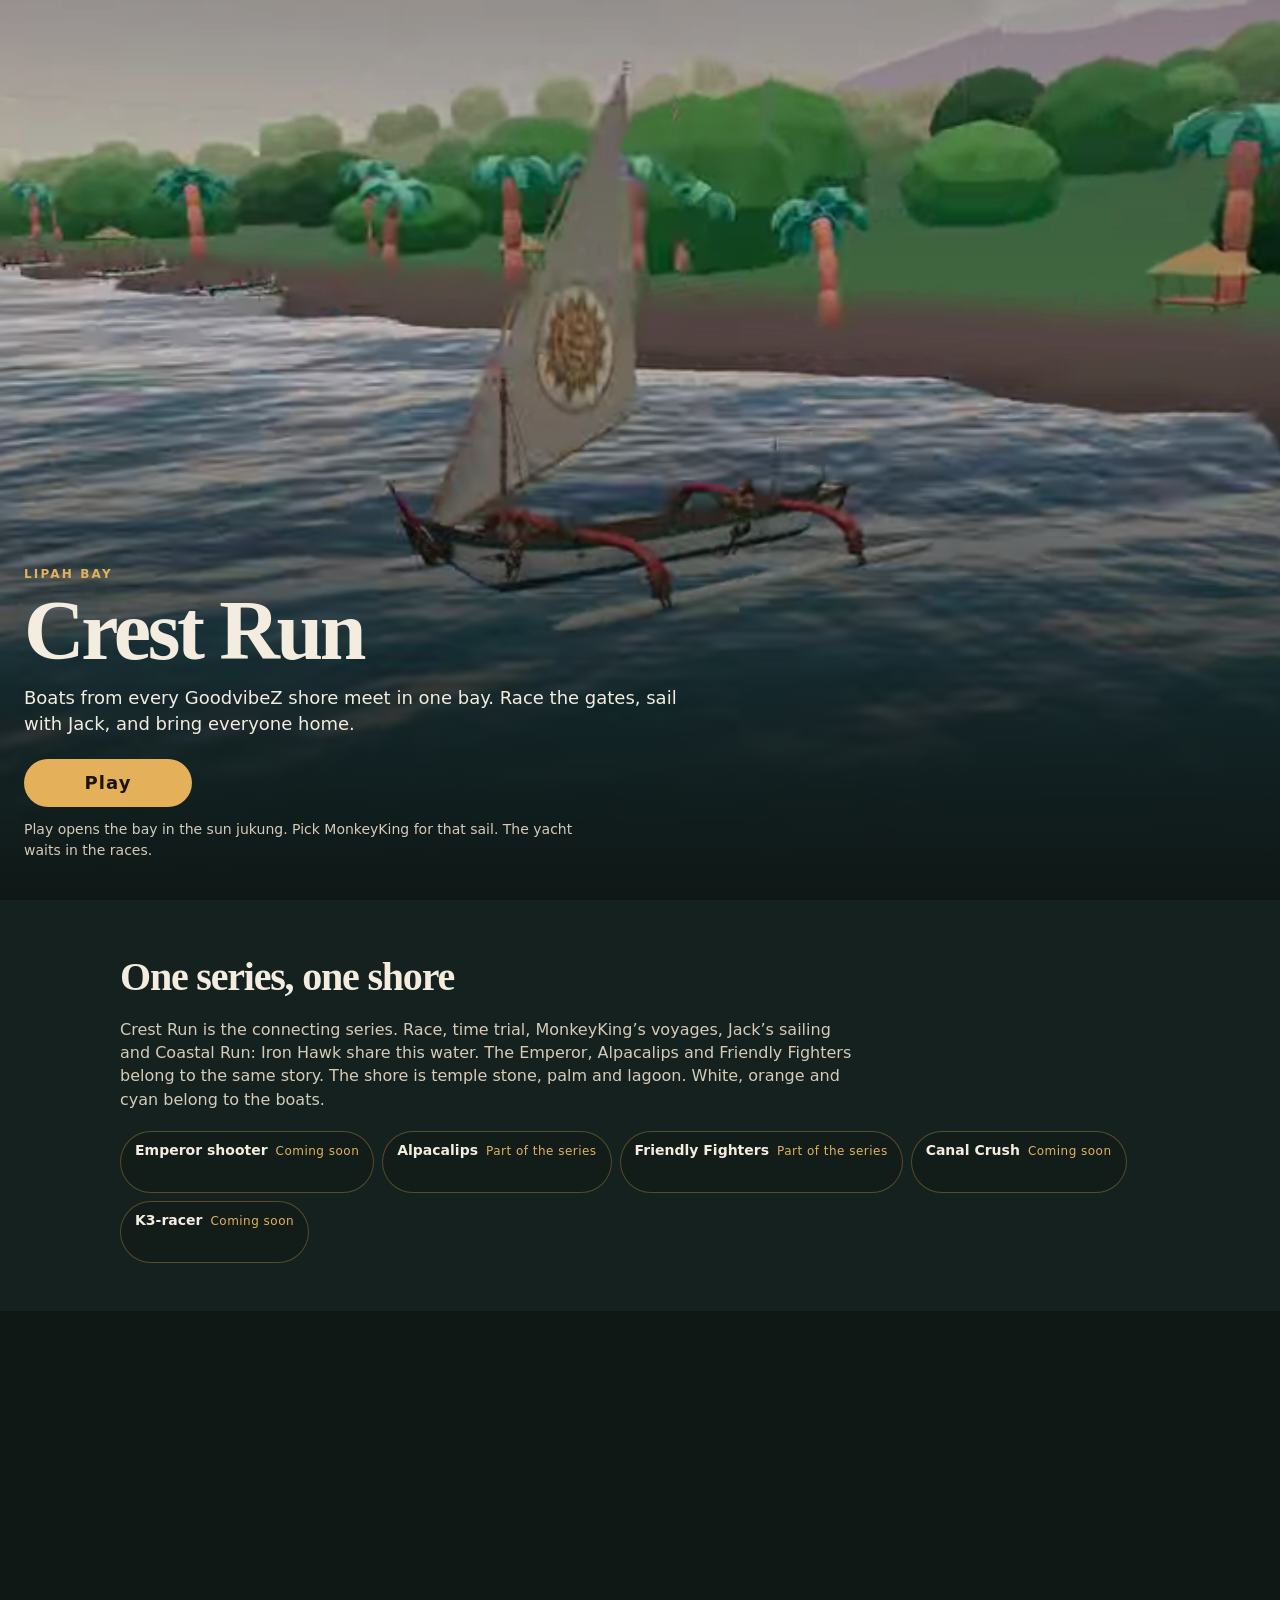
<file: index.html>
<!doctype html>
<html lang="en">
<head>
<meta charset="utf-8">
<meta name="viewport" content="width=device-width, initial-scale=1, maximum-scale=1, user-scalable=no, viewport-fit=cover">
<meta name="mobile-web-app-capable" content="yes">
<meta name="apple-mobile-web-app-capable" content="yes">
<meta name="apple-mobile-web-app-status-bar-style" content="black-translucent">
<meta name="apple-mobile-web-app-title" content="Crest Run">
<meta name="theme-color" content="#101816">
<meta name="description" content="Crest Run is the bay where the boats meet. Race, sail with Jack, and bring everyone home.">
<link rel="preload" as="image" href="./assets/film/bay-poster.webp" fetchpriority="high">
<link rel="manifest" href="./manifest.webmanifest">
<link rel="icon" href="./assets/icon.svg" type="image/svg+xml">
<link rel="apple-touch-icon" href="./assets/icon-180.png">
<title>Crest Run</title>
<link rel="stylesheet" href="./css/game.css?v=03fa7436">
<script type="importmap">{ "imports": { "three": "./vendor/three-0.186.1/build/three.module.js", "three/addons/": "./vendor/three-0.186.1/examples/jsm/" } }</script>
</head>
<body>
<canvas id="c"></canvas>

<!-- the play layer takes the thumbs during a race -->
<div id="play" class="layer hidden"></div>

<div id="hud" class="layer hidden" aria-live="off">
  <div id="h-edge"></div>
  <div id="h-comfort"></div>
  <div id="h-prog"><i id="h-prog-me"></i></div>
  <div id="h-pos"><b id="h-place">1</b><span id="h-of">/4</span><small id="h-lap">LAP 1/2</small></div>
  <div id="h-clock"><b id="h-time">0:00.0</b><small id="h-gap"></small></div>
  <div id="h-top">
    <button id="h-view" class="hbtn" aria-label="Change the view"><svg viewBox="0 0 24 24"><path d="M2 12s4-7 10-7 10 7 10 7-4 7-10 7S2 12 2 12z" fill="none" stroke="currentColor" stroke-width="2"/><circle cx="12" cy="12" r="3" fill="currentColor"/></svg></button>
    <button id="h-recentre" class="hbtn" aria-label="Recentre steering"><svg viewBox="0 0 24 24"><circle cx="12" cy="12" r="8" fill="none" stroke="currentColor" stroke-width="2"/><circle cx="12" cy="12" r="2.2" fill="currentColor"/><path d="M12 1v5M12 18v5M1 12h5M18 12h5" stroke="currentColor" stroke-width="2"/></svg></button>
    <button id="h-vr" class="hbtn hidden" aria-label="Play in the headset"><b>VR</b></button>
    <button id="h-pause" class="hbtn" aria-label="Pause"><svg viewBox="0 0 24 24"><rect x="6" y="5" width="4" height="14" rx="1" fill="currentColor"/><rect x="14" y="5" width="4" height="14" rx="1" fill="currentColor"/></svg></button>
  </div>
  <div id="h-arrow"><svg viewBox="0 0 40 40"><path d="M20 4l12 20h-8v12h-8V24H8z" fill="currentColor"/></svg></div>
  <div id="h-msg"></div>
  <div id="h-count"></div>
  <div id="h-warn"></div>
  <div id="bossbar"><b id="bb-name"></b><div id="bb-hp"><i id="bb-hp-fill"></i></div><div id="bb-st"><i id="bb-st-fill"></i></div><small id="bb-cast"></small></div>
  <!-- speed and boost sit beside the boost button, clear of the player's yacht in the middle -->
  <div id="h-dash">
    <span id="h-chain"></span>
    <div id="h-speed"><b id="h-kmh">0</b><small id="h-unit">km/h</small></div>
    <div id="h-boost"><i id="h-boost-fill"></i></div>
  </div>
  <div id="h-left"><div id="h-steer"><i id="h-knob"></i></div><span id="h-left-label">HOLD: DRIFT</span></div>
  <div id="h-boostbtn"><span>BOOST</span></div>
  <!-- the level on the deck: where the gun points, and the flare (shown in its second half) -->
  <div id="deck-cross"><i></i><b id="deck-range"></b></div>
  <div id="deck-count"></div>
  <div id="deck-hawk"><i></i><b>HAWK</b></div>
  <div id="deck-threats"></div>
  <button id="h-flare" class="hidden" aria-label="Fire a flare"><b>FLARE</b><small id="h-flares">3</small></button>
  <div id="h-deck">
    <p id="h-deck-title">Coastal Run: Iron Hawk</p>
    <p id="h-deck-hull">HULL ●●●●●</p>
    <p id="h-deck-ammo">AMMO 36</p>
    <p id="h-deck-flares">FLARES 0</p>
    <div id="h-deck-armour"><span id="h-deck-armour-label">HAWK ARMOUR ▮▮▮▮</span><i id="h-deck-armour-bar"><b id="h-deck-armour-fill"></b></i></div>
    <p id="h-deck-lane">LEFT  [MID]  RIGHT</p>
  </div>
  <p id="h-deck-goal"></p>
  <section id="sail-wind" aria-label="Sailing feedback">
    <div class="sail-eyebrow">JACK'S SAILING TRIAL</div>
    <div class="sail-wind-row">
      <svg class="sail-compass" viewBox="0 0 64 64" aria-hidden="true">
        <circle cx="32" cy="32" r="29" fill="none" stroke="currentColor" opacity=".28"/>
        <path d="M32 22l6 20H26z" fill="currentColor" opacity=".6"/>
        <g id="sail-wind-arrow"><path d="M32 4v13m-4-4l4 5 4-5" fill="none" stroke="currentColor" stroke-width="2.5" stroke-linecap="round" stroke-linejoin="round"/></g>
      </svg>
      <div><small>APPARENT WIND</small><strong id="sail-wind-speed">Finding the breeze</strong><span id="sail-wind-from">Wind felt aboard</span></div>
    </div>
  </section>
  <section id="sail-lesson" class="hidden" aria-label="Sailing lesson" aria-live="polite">
    <span id="sail-lesson-step" class="sail-eyebrow">SAILING SCHOOL</span>
    <h2 id="sail-lesson-title">Find the breeze</h2>
    <p id="sail-lesson-note">A little time on the water before your first voyage.</p>
    <progress id="sail-lesson-progress" value="0" max="1" aria-label="Progress through this exercise"></progress>
    <div class="sail-lesson-actions"><button id="sail-lesson-skip" class="ghost" type="button">Sail freely</button><button id="sail-lesson-done" class="ghost hidden" type="button">Back to the bay</button></div>
  </section>
  <section id="sail-controls" aria-label="Sail controls">
    <div class="sail-control-head"><strong>Sail trim</strong><button id="sail-auto" type="button" aria-pressed="true">Assist ON</button></div>
    <label for="sail-sheet" class="sail-range-label"><span>Ease out</span><span>Sheet in</span></label>
    <input id="sail-sheet" type="range" min="0" max="100" step="1" value="50" aria-label="Sail sheet, from fully eased to sheeted in"/>
    <p id="sail-trim-state">Assist follows the wind</p>
    <div class="sail-floats" aria-label="Outrigger loading">
      <div><span>Port float</span><i><b id="sail-load-port"></b></i></div>
      <div><span>Starboard float</span><i><b id="sail-load-starboard"></b></i></div>
    </div>
    <p id="sail-load-state">Balanced</p>
    <details id="sail-balance">
      <summary>Balance the boat</summary>
      <label for="sail-rig">Rig balance <span id="sail-rig-value">Centred</span></label>
      <input id="sail-rig" type="range" min="-100" max="100" step="1" value="0" aria-label="Rig balance, effort aft to forward"/>
      <div class="sail-range-label"><span>Effort aft</span><span>Effort forward</span></div>
      <label for="sail-crew">Crew weight <span id="sail-crew-value">Centred</span></label>
      <input id="sail-crew" type="range" min="-100" max="100" step="1" value="0" aria-label="Crew weight, port to starboard"/>
      <div class="sail-range-label"><span>Port</span><span>Starboard</span></div>
      <p id="sail-control-help">Slide left to steer. Move the sheet to take over.</p>
    </details>
  </section>
</div>

<div id="screens" aria-hidden="true">
  <section id="s-boot" class="screen show">
    <div class="logo"><span>CREST</span> <span>RUN</span></div>
    <div class="bar"><i id="boot-bar"></i></div>
    <p id="boot-msg" class="dim">Loading the sea...</p>
    <button id="b-reload" class="ghost hidden">Reload</button>
  </section>

  <section id="s-title" class="screen">
    <div class="logo big"><span>CREST</span> <span>RUN</span></div>
    <p class="tag">The bay where the boats meet.</p>
    <button id="b-start" class="cta">START</button>
    <p id="title-note" class="dim small"></p>
    <div class="corner"><button id="b-title-settings" class="ghost">Settings</button></div>
    <p id="title-build" class="build"></p>
  </section>

  <!-- The bay has its own entrance and journey hub; the root racing game keeps its menu. -->
  <section id="s-bay" class="screen" aria-labelledby="bay-heading">
    <div class="bay-shell">
      <header class="bay-head">
        <div class="bay-brand">
          <img class="bay-mark" src="./assets/textures/sail-emblem.webp" width="52" height="52" alt="" decoding="async">
          <div><span>MONKEYKING &amp; JACK</span><small>LIPAH BAY</small></div>
        </div>
        <div class="hero-actions"><button id="b-bay-races" class="ghost" type="button">Races</button><button id="bay-settings" class="ghost" type="button">Settings</button></div>
      </header>
      <div class="bay-layout">
        <div class="bay-intro">
          <span class="bay-eyebrow">FROM THIS LITTLE BEACH</span>
          <h1 id="bay-heading">Your boat.<br>Your bay.<br>Three voyages.</h1>
          <p class="bay-intro-copy">Read the water, look after one another, and bring everyone home.</p>
          <div class="bay-embark">
            <button id="bay-continue" class="cta" type="button">BEGIN THE MORNING</button>
            <p id="bay-continue-note">Start with Glass Morning, at first light.</p>
          </div>
          <div class="bay-school-row"><button id="bay-practice" class="bay-school" type="button"><span><strong>Sail with Jack</strong><small>Find your balance before the voyage</small></span><span aria-hidden="true">&#x2197;</span></button><button id="bay-replay" class="ghost hidden" type="button">Repeat sailing lesson</button></div>
        </div>
        <div class="bay-voyages">
          <div class="bay-voyages-head"><h2>Three ways home</h2><span id="bay-progress">Your first morning awaits</span></div>
          <div id="bay-journeys" class="bay-journeys" aria-label="Choose a voyage"></div>
          <p class="bay-footnote">Wind, current and the choices you make.</p>
        </div>
      </div>
    </div>
  </section>

  <section id="s-cal" class="screen">
    <div class="panel narrow">
      <h2 id="cal-title">Hold your phone like a steering wheel</h2>
      <div id="cal-wheel"><i id="cal-needle"></i></div>
      <p id="cal-msg">Keep it still for a moment...</p>
      <p id="cal-sound" class="dim small">You should have heard a chime. No sound? Turn the volume up and check the silent switch.</p>
      <div class="row center">
        <button id="b-cal-anyway" class="ghost hidden">Use this position</button>
        <button id="b-cal-touch" class="ghost">Steer by touch instead</button>
      </div>
    </div>
  </section>

  <section id="s-menu" class="screen">
    <div class="menu">
      <div class="menu-head">
        <div class="logo small"><span>CREST</span> <span>RUN</span></div>
        <div class="tabs" id="m-modes"><button data-mode="race" class="on">Race</button><button data-mode="trial">Time trial</button><button data-mode="rescue">Rescue</button><button data-mode="voyage">Voyage</button><button id="b-sailing" data-mode="sailing">Sailing trial</button></div>
        <button id="b-menu-bay" class="ghost" type="button">The bay</button>
        <button id="b-menu-settings" class="ghost">Settings</button>
      </div>
      <div id="m-courses" class="cards"></div>
      <div class="menu-foot">
        <div class="pick" id="p-tune"><small>Tune</small><div id="m-tunes" class="chips one-line"></div></div>
        <div class="pick" id="m-diff-wrap"><small id="m-diff-label">Rivals</small><div id="m-diff" class="chips one-line"><button data-diff="easy">Easy</button><button data-diff="normal">Normal</button><button data-diff="hard">Hard</button></div></div>
        <div class="pick boat-pick" id="p-colour"><small>Boat</small><div id="m-boats" class="boat-cards"></div><div id="m-liveries" class="dots"></div></div>
        <p id="m-hint"></p>
        <button id="b-go" class="cta">RACE</button>
      </div>
    </div>
  </section>

  <section id="s-results" class="screen">
    <div class="panel wide results">
      <!-- the title across the top, two columns under it, the tip on one line: every line stands clear of the buttons in a
           browser tab of a small phone too -->
      <h2 id="r-title"></h2>
      <div class="res-cols">
        <div class="res-main">
          <div class="res-top"><div id="r-place"></div><div><p id="r-time"></p><p id="r-best" class="dim"></p></div><div id="r-medal"></div></div>
          <ul id="r-news"></ul>
        </div>
        <div class="res-side">
          <div id="r-table"></div>
          <p id="r-stats" class="dim small"></p>
        </div>
      </div>
      <p id="r-tip" class="small"></p>
      <div class="row center sticky"><button id="b-nextcourse" class="cta hidden"></button><button id="b-retry" class="cta">RACE AGAIN</button><button id="b-next" class="ghost">Courses</button></div>
    </div>
  </section>

  <!-- a rescue voyage: the three choices before leaving (Kies), and the telling on the beach afterwards (Veranker) -->
  <section id="s-kies" class="screen">
    <div class="panel wide kies">
      <h2 id="k-title"></h2>
      <p id="k-story" class="small"></p>
      <p id="k-ask" class="small"></p>
      <div id="k-rows"></div>
      <div class="row center sticky"><button id="b-kies-go" class="cta">SAIL</button><button id="b-kies-book" class="ghost">Leaves</button><button id="b-kies-back" class="ghost">Back</button></div>
    </div>
  </section>
  <section id="s-beach" class="screen">
    <div class="panel wide beach">
      <h2 id="v-title"></h2>
      <div class="vcols"><div id="v-qs"></div><div id="v-leaves"></div></div>
      <div class="row center sticky"><button id="b-beach-done" class="cta">DONE</button></div>
    </div>
  </section>

  <section id="s-pause" class="screen">
    <div class="panel narrow">
      <h2>Paused</h2>
      <div class="col">
        <button id="b-resume" class="cta">RESUME</button>
        <button id="b-restart" class="ghost">Restart</button>
        <button id="b-pause-settings" class="ghost">Settings</button>
        <button id="b-quit" class="ghost">Quit to courses</button>
      </div>
    </div>
  </section>

  <section id="s-settings" class="screen">
    <div class="panel wide">
      <h2>Settings</h2>
      <div class="grid" id="set-grid">
        <label>Steering<div class="chips" data-set="steering"><button data-v="auto">Auto</button><button data-v="tilt">Tilt</button><button data-v="touch">Touch</button></div></label>
        <label><span>Full lock at <b id="set-maxdeg-v">25</b> degrees of tilt</span><input id="set-maxdeg" type="range" min="12" max="40" step="1"></label>
        <label>Reverse tilt<div class="chips" data-set="invert"><button data-v="false">Off</button><button data-v="true">On</button></div></label>
        <label>Camera<div class="chips" data-set="camera"><button data-v="chase">Chase</button><button data-v="high">High</button><button data-v="low">Low</button></div></label>
        <label>Camera motion<div class="chips" data-set="motion"><button data-v="full">Full</button><button data-v="calm">Calm</button></div></label>
        <label>Screen shake<div class="chips" data-set="shake"><button data-v="on">On</button><button data-v="off">Off</button></div></label>
        <label><span>Shake strength <b id="set-shake-v">100</b>%</span><input id="set-shake" type="range" min="0" max="100" step="5" value="100"></label>
        <label>Shake style<div class="chips" data-set="shakeStyle"><button data-v="rig">Deck</button><button data-v="classic">Classic</button></div></label>
        <label>Comfort vignette<div class="chips" data-set="vignette"><button data-v="on">On</button><button data-v="off">Off</button></div></label>
        <label><span>Hit flash <b id="set-flash-v">0.15</b></span><input id="set-flash" type="range" min="0" max="0.3" step="0.01" value="0.15"></label>
        <label>Haptics<div class="chips" data-set="haptics"><button data-v="on">On</button><button data-v="off">Off</button></div></label>
        <label><span>Haptic strength <b id="set-haptic-v">100</b>%</span><input id="set-haptic" type="range" min="0" max="100" step="5" value="100"></label>
        <label>Sound<div class="chips" data-set="sound"><button data-v="true">On</button><button data-v="false">Off</button></div></label>
        <label>Music<div class="chips" data-set="music"><button data-v="true">On</button><button data-v="false">Off</button></div></label>
        <label>Picture quality<div class="chips" data-set="quality"><button data-v="auto">Auto</button><button data-v="low">Low</button><button data-v="mid">Mid</button><button data-v="high">High</button></div></label>
        <label>Speed in<div class="chips" data-set="units"><button data-v="kmh">km/h</button><button data-v="kn">knots</button></div></label>
      </div>
      <div class="row center sticky">
        <button id="b-recal" class="ghost">Set straight ahead again</button>
        <button id="b-card" class="ghost">Test card</button>
        <button id="b-set-done" class="cta">DONE</button>
      </div>
    </div>
  </section>

  <section id="s-card" class="screen">
    <div class="panel wide">
      <h2>Test card</h2>
      <p class="dim small">Numbers of this phone and this session, for the test notes. Copy it and paste it in the chat.</p>
      <pre id="card-text"></pre>
      <div class="row center"><button id="b-card-copy" class="cta">COPY</button><button id="b-card-reset" class="ghost">Erase progress</button><button id="b-card-done" class="ghost">Back</button></div>
    </div>
  </section>

  <section id="s-resume" class="screen">
    <div class="panel narrow"><h2>Paused</h2><p>The game was in the background.</p><button id="b-resume2" class="cta">RESUME</button></div>
  </section>

  <section id="s-sensors" class="screen">
    <div class="panel narrow"><h2>The motion sensors stopped</h2><p>The race is paused. Steer with your left thumb: slide it left and right. Your right thumb boosts.</p>
      <div class="col"><button id="b-resume3" class="cta">RESUME WITH TOUCH</button><button id="b-sensors-tilt" class="ghost">Try tilt again</button></div></div>
  </section>

  <section id="s-rotate" class="screen solid">
    <div class="rot"><svg viewBox="0 0 64 64"><rect x="20" y="6" width="24" height="44" rx="4" fill="none" stroke="currentColor" stroke-width="3"/><path d="M50 40a22 22 0 0 1-18 18" fill="none" stroke="currentColor" stroke-width="3"/><path d="M30 54l3 5 4-6" fill="none" stroke="currentColor" stroke-width="3"/></svg><p>Turn your phone sideways</p>
      <p class="dim small">Nothing happens? Switch off Portrait Orientation Lock in Control Centre.</p></div>
  </section>
</div>
<div id="site">
  <a class="skip" href="#b-play">Skip to Play</a>
  <header class="hero">
    <div id="hero-media" class="hero-media">
      <img src="./assets/film/bay-poster.webp" alt="" width="960" height="540" fetchpriority="high" decoding="async">
      <video id="hero-film" muted loop playsinline poster="./assets/film/bay-poster.webp" preload="none" disablepictureinpicture disableremoteplayback>
        <source src="./assets/film/bay-loop.webm" type="video/webm">
        <source src="./assets/film/bay-loop.mp4" type="video/mp4">
      </video>
    </div>
    <div class="hero-shade"></div>
    <div class="hero-copy">
      <p class="eyebrow">Lipah Bay</p>
      <h1>Crest Run</h1>
      <p class="lede">Boats from every GoodvibeZ shore meet in one bay. Race the gates, sail with Jack, and bring everyone home.</p>
      <div class="hero-actions"><button id="b-play" class="cta" type="button">Play</button></div>
      <p class="hero-note">Play opens the bay in the sun jukung. Pick MonkeyKing for that sail. The yacht waits in the races.</p>
    </div>
  </header>
  <section class="band story" aria-labelledby="story-heading">
    <div class="band-inner">
      <h2 id="story-heading">One series, one shore</h2>
      <p>Crest Run is the connecting series. Race, time trial, MonkeyKing’s voyages, Jack’s sailing and Coastal Run: Iron Hawk share this water. The Emperor, Alpacalips and Friendly Fighters belong to the same story. The shore is temple stone, palm and lagoon. White, orange and cyan belong to the boats.</p>
      <ul class="series">
        <li><b>Emperor shooter</b><span>Coming soon</span></li>
        <li><b>Alpacalips</b><span>Part of the series</span></li>
        <li><b>Friendly Fighters</b><span>Part of the series</span></li>
        <li><b>Canal Crush</b><span>Coming soon</span></li>
        <li><b>K3-racer</b><span>Coming soon</span></li>
      </ul>
    </div>
  </section>
  <section class="band modes" aria-labelledby="modes-heading">
    <div class="band-inner">
      <h2 id="modes-heading">What you can play</h2>
      <div id="site-modes" class="mode-grid">
        <button type="button" class="mode-card" data-play="bay"><b>The bay</b><small>MonkeyKing and Jack. Three voyages from the beach.</small></button>
        <button type="button" class="mode-card" data-play="sailing"><b>Jack’s sailing</b><small>Wind, sheet and the balance of the floats.</small></button>
        <button type="button" class="mode-card" data-play="race"><b>Race</b><small>Gates, ramps and three rivals.</small></button>
        <button type="button" class="mode-card" data-play="trial"><b>Time trial</b><small>You, the clock and your ghost.</small></button>
        <button type="button" class="mode-card" data-play="hawk"><b>Coastal Run: Iron Hawk</b><small>Fought from the deck. The boat sails; you aim.</small></button>
        <button type="button" class="mode-card" data-play="llama"><b>Llama Island</b><small>Bring the crew and the llamas ashore.</small></button>
        <button type="button" class="mode-card" data-play="dragon"><b>The World Dragon</b><small>A boss the size of an island.</small></button>
        <button type="button" class="mode-card" data-play="levi"><b>The Leviathan</b><small>A sea guardian in three phases.</small></button>
      </div>
    </div>
  </section>
  <section class="band boats" aria-labelledby="boats-heading">
    <div class="band-inner">
      <h2 id="boats-heading">Your boat</h2>
      <p>The bay is sailed in a jukung. The yacht is there when you race.</p>
      <div id="site-boats" class="boat-cards">
        <button type="button" class="boat-card on" data-craft="sun" aria-pressed="true"><b>Sun jukung</b><small>White sail, orange and cyan. The boat Play uses.</small></button>
        <button type="button" class="boat-card" data-craft="mk" aria-pressed="false"><b>MonkeyKing jukung</b><small>The same hull, with the king’s sail.</small></button>
        <button type="button" class="boat-card" data-craft="yacht" aria-pressed="false"><b>Yacht</b><small>For the races. Play still opens the bay in a jukung.</small></button>
      </div>
    </div>
  </section>
  <p id="site-build" class="colophon"></p>
</div>
<div id="toast"></div>
<!-- a file of the game that does not arrive (a weak connection) must not leave "Loading the sea..." up for ever -->
<script>
window.addEventListener('error', function (e) {
  var t = e.target;
  if (window.__ready || !t || t === window || !(t.tagName === 'SCRIPT' || (t.tagName === 'LINK' && t.rel === 'stylesheet'))) return;
  var m = document.getElementById('boot-msg'), b = document.getElementById('b-reload');
  if (m) m.textContent = 'A file of the game did not arrive. Check the connection, then reload.';
  if (b) { b.classList.remove('hidden'); b.onclick = function () { location.reload(); }; }
}, true);
</script>
<script type="module" src="./src/main.mjs?v=03fa7436"></script>
</body>
</html>
</file>
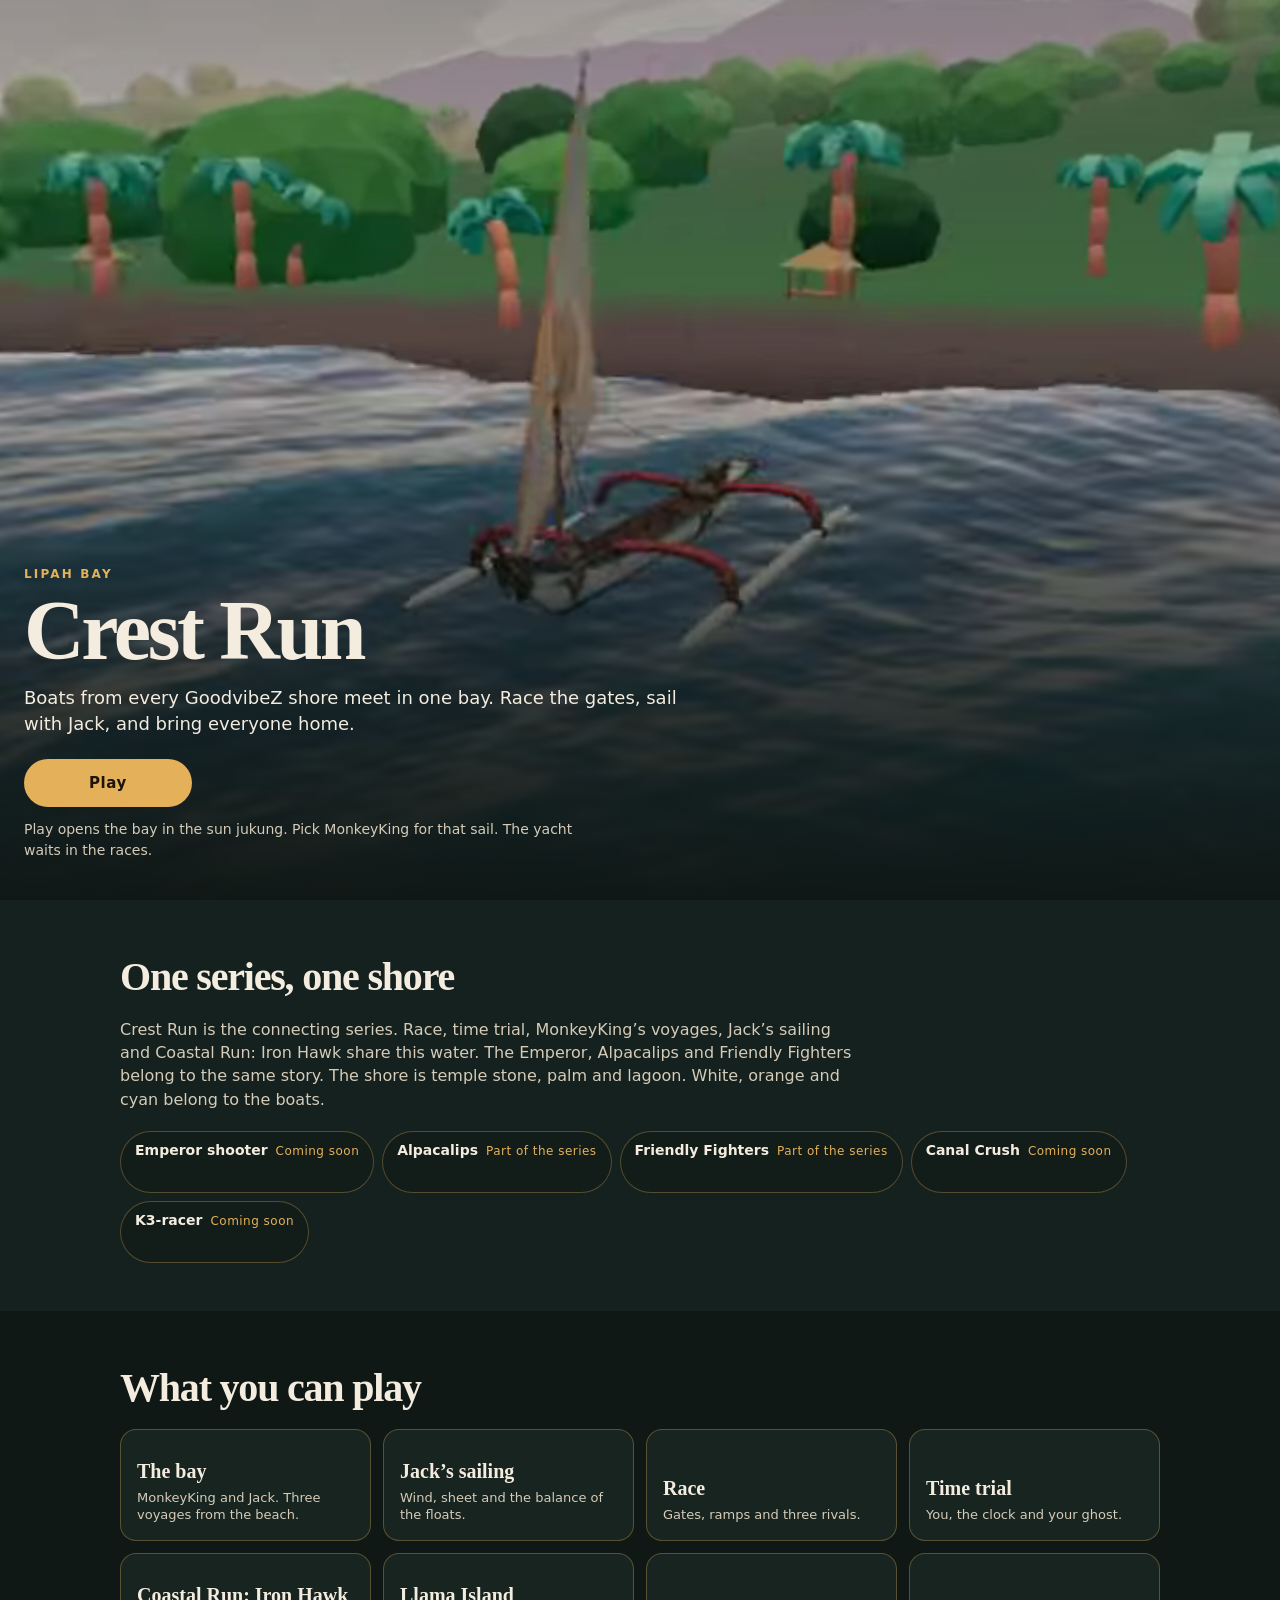
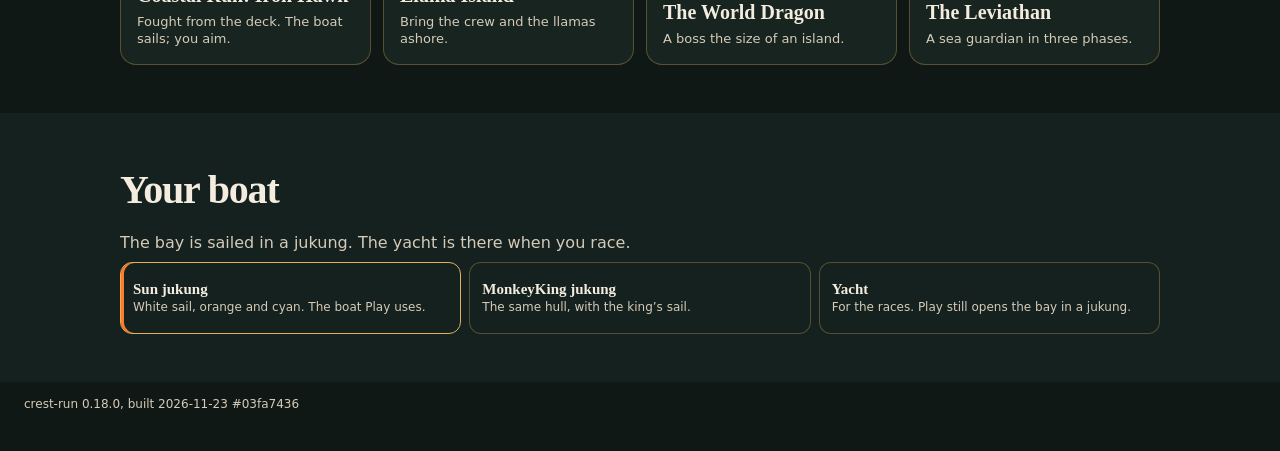
<file: bay/index.html>
<!doctype html>
<html lang="en">
<head>
<meta charset="utf-8">
<base href="../">
<meta name="viewport" content="width=device-width, initial-scale=1, maximum-scale=1, user-scalable=no, viewport-fit=cover">
<meta name="mobile-web-app-capable" content="yes">
<meta name="apple-mobile-web-app-capable" content="yes">
<meta name="apple-mobile-web-app-status-bar-style" content="black-translucent">
<meta name="apple-mobile-web-app-title" content="Lipah Bay">
<meta name="theme-color" content="#101816">
<meta name="description" content="Sail with MonkeyKing and Captain Jack from Lipah Bay, the shore at the heart of Crest Run.">
<link rel="preload" as="image" href="./assets/film/bay-poster.webp" fetchpriority="high">
<link rel="manifest" href="./bay/manifest.webmanifest">
<link rel="icon" href="./assets/textures/sail-emblem.webp" type="image/webp">
<link rel="apple-touch-icon" href="./assets/textures/sail-emblem.webp">
<title>MonkeyKing &amp; Jack &#x2014; Lipah Bay</title>
<link rel="stylesheet" href="./css/game.css?v=03fa7436">
<script type="importmap">{ "imports": { "three": "./vendor/three-0.186.1/build/three.module.js", "three/addons/": "./vendor/three-0.186.1/examples/jsm/" } }</script>
</head>
<body data-game="bay">
<canvas id="c"></canvas>

<!-- the play layer takes the thumbs during a race -->
<div id="play" class="layer hidden"></div>

<div id="hud" class="layer hidden" aria-live="off">
  <div id="h-edge"></div>
  <div id="h-comfort"></div>
  <div id="h-prog"><i id="h-prog-me"></i></div>
  <div id="h-pos"><b id="h-place">1</b><span id="h-of">/4</span><small id="h-lap">LAP 1/2</small></div>
  <div id="h-clock"><b id="h-time">0:00.0</b><small id="h-gap"></small></div>
  <div id="h-top">
    <button id="h-view" class="hbtn" aria-label="Change the view"><svg viewBox="0 0 24 24"><path d="M2 12s4-7 10-7 10 7 10 7-4 7-10 7S2 12 2 12z" fill="none" stroke="currentColor" stroke-width="2"/><circle cx="12" cy="12" r="3" fill="currentColor"/></svg></button>
    <button id="h-recentre" class="hbtn" aria-label="Recentre steering"><svg viewBox="0 0 24 24"><circle cx="12" cy="12" r="8" fill="none" stroke="currentColor" stroke-width="2"/><circle cx="12" cy="12" r="2.2" fill="currentColor"/><path d="M12 1v5M12 18v5M1 12h5M18 12h5" stroke="currentColor" stroke-width="2"/></svg></button>
    <button id="h-vr" class="hbtn hidden" aria-label="Play in the headset"><b>VR</b></button>
    <button id="h-pause" class="hbtn" aria-label="Pause"><svg viewBox="0 0 24 24"><rect x="6" y="5" width="4" height="14" rx="1" fill="currentColor"/><rect x="14" y="5" width="4" height="14" rx="1" fill="currentColor"/></svg></button>
  </div>
  <div id="h-arrow"><svg viewBox="0 0 40 40"><path d="M20 4l12 20h-8v12h-8V24H8z" fill="currentColor"/></svg></div>
  <div id="h-msg"></div>
  <div id="h-count"></div>
  <div id="h-warn"></div>
  <div id="bossbar"><b id="bb-name"></b><div id="bb-hp"><i id="bb-hp-fill"></i></div><div id="bb-st"><i id="bb-st-fill"></i></div><small id="bb-cast"></small></div>
  <!-- speed and boost sit beside the boost button, clear of the player's yacht in the middle -->
  <div id="h-dash">
    <span id="h-chain"></span>
    <div id="h-speed"><b id="h-kmh">0</b><small id="h-unit">km/h</small></div>
    <div id="h-boost"><i id="h-boost-fill"></i></div>
  </div>
  <div id="h-left"><div id="h-steer"><i id="h-knob"></i></div><span id="h-left-label">HOLD: DRIFT</span></div>
  <div id="h-boostbtn"><span>BOOST</span></div>
  <!-- the level on the deck: where the gun points, and the flare (shown in its second half) -->
  <div id="deck-cross"><i></i><b id="deck-range"></b></div>
  <div id="deck-count"></div>
  <div id="deck-hawk"><i></i><b>HAWK</b></div>
  <div id="deck-threats"></div>
  <button id="h-flare" class="hidden" aria-label="Fire a flare"><b>FLARE</b><small id="h-flares">3</small></button>
  <div id="h-deck">
    <p id="h-deck-title">Coastal Run: Iron Hawk</p>
    <p id="h-deck-hull">HULL ●●●●●</p>
    <p id="h-deck-ammo">AMMO 36</p>
    <p id="h-deck-flares">FLARES 0</p>
    <div id="h-deck-armour"><span id="h-deck-armour-label">HAWK ARMOUR ▮▮▮▮</span><i id="h-deck-armour-bar"><b id="h-deck-armour-fill"></b></i></div>
    <p id="h-deck-lane">LEFT  [MID]  RIGHT</p>
  </div>
  <p id="h-deck-goal"></p>
  <section id="sail-wind" aria-label="Sailing feedback">
    <div class="sail-eyebrow">JACK'S SAILING TRIAL</div>
    <div class="sail-wind-row">
      <svg class="sail-compass" viewBox="0 0 64 64" aria-hidden="true">
        <circle cx="32" cy="32" r="29" fill="none" stroke="currentColor" opacity=".28"/>
        <path d="M32 22l6 20H26z" fill="currentColor" opacity=".6"/>
        <g id="sail-wind-arrow"><path d="M32 4v13m-4-4l4 5 4-5" fill="none" stroke="currentColor" stroke-width="2.5" stroke-linecap="round" stroke-linejoin="round"/></g>
      </svg>
      <div><small>APPARENT WIND</small><strong id="sail-wind-speed">Finding the breeze</strong><span id="sail-wind-from">Wind felt aboard</span></div>
    </div>
  </section>
  <section id="sail-lesson" class="hidden" aria-label="Sailing lesson" aria-live="polite">
    <span id="sail-lesson-step" class="sail-eyebrow">SAILING SCHOOL</span>
    <h2 id="sail-lesson-title">Find the breeze</h2>
    <p id="sail-lesson-note">A little time on the water before your first voyage.</p>
    <progress id="sail-lesson-progress" value="0" max="1" aria-label="Progress through this exercise"></progress>
    <div class="sail-lesson-actions"><button id="sail-lesson-skip" class="ghost" type="button">Sail freely</button><button id="sail-lesson-done" class="ghost hidden" type="button">Back to the bay</button></div>
  </section>
  <section id="sail-controls" aria-label="Sail controls">
    <div class="sail-control-head"><strong>Sail trim</strong><button id="sail-auto" type="button" aria-pressed="true">Assist ON</button></div>
    <label for="sail-sheet" class="sail-range-label"><span>Ease out</span><span>Sheet in</span></label>
    <input id="sail-sheet" type="range" min="0" max="100" step="1" value="50" aria-label="Sail sheet, from fully eased to sheeted in"/>
    <p id="sail-trim-state">Assist follows the wind</p>
    <div class="sail-floats" aria-label="Outrigger loading">
      <div><span>Port float</span><i><b id="sail-load-port"></b></i></div>
      <div><span>Starboard float</span><i><b id="sail-load-starboard"></b></i></div>
    </div>
    <p id="sail-load-state">Balanced</p>
    <details id="sail-balance">
      <summary>Balance the boat</summary>
      <label for="sail-rig">Rig balance <span id="sail-rig-value">Centred</span></label>
      <input id="sail-rig" type="range" min="-100" max="100" step="1" value="0" aria-label="Rig balance, effort aft to forward"/>
      <div class="sail-range-label"><span>Effort aft</span><span>Effort forward</span></div>
      <label for="sail-crew">Crew weight <span id="sail-crew-value">Centred</span></label>
      <input id="sail-crew" type="range" min="-100" max="100" step="1" value="0" aria-label="Crew weight, port to starboard"/>
      <div class="sail-range-label"><span>Port</span><span>Starboard</span></div>
      <p id="sail-control-help">Slide left to steer. Move the sheet to take over.</p>
    </details>
  </section>
</div>

<div id="screens" aria-hidden="true">
  <section id="s-boot" class="screen show">
    <div class="logo"><span>MonkeyKing</span> <span>&amp; Jack</span></div>
    <div class="bar"><i id="boot-bar"></i></div>
    <p id="boot-msg" class="dim">The bay is waking...</p>
    <button id="b-reload" class="ghost hidden">Reload</button>
  </section>

  <section id="s-title" class="screen">
    <div class="logo big"><span>MonkeyKing</span> <span>&amp; Jack</span></div>
    <p class="tag">Your boat. Your bay. Three voyages.</p>
    <button id="b-start" class="cta">ENTER THE BAY</button>
    <p id="title-note" class="dim small"></p>
    <div class="corner"><button id="b-title-settings" class="ghost">Settings</button></div>
    <p id="title-build" class="build"></p>
  </section>

  <!-- The bay has its own entrance and journey hub; the root racing game keeps its menu. -->
  <section id="s-bay" class="screen" aria-labelledby="bay-heading">
    <div class="bay-shell">
      <header class="bay-head">
        <div class="bay-brand">
          <img class="bay-mark" src="./assets/textures/sail-emblem.webp" width="52" height="52" alt="" decoding="async">
          <div><span>MONKEYKING &amp; JACK</span><small>LIPAH BAY</small></div>
        </div>
        <div class="hero-actions"><button id="b-bay-races" class="ghost" type="button">Races</button><button id="bay-settings" class="ghost" type="button">Settings</button></div>
      </header>
      <div class="bay-layout">
        <div class="bay-intro">
          <span class="bay-eyebrow">FROM THIS LITTLE BEACH</span>
          <h1 id="bay-heading">Your boat.<br>Your bay.<br>Three voyages.</h1>
          <p class="bay-intro-copy">Read the water, look after one another, and bring everyone home.</p>
          <div class="bay-embark">
            <button id="bay-continue" class="cta" type="button">BEGIN THE MORNING</button>
            <p id="bay-continue-note">Start with Glass Morning, at first light.</p>
          </div>
          <div class="bay-school-row"><button id="bay-practice" class="bay-school" type="button"><span><strong>Sail with Jack</strong><small>Find your balance before the voyage</small></span><span aria-hidden="true">&#x2197;</span></button><button id="bay-replay" class="ghost hidden" type="button">Repeat sailing lesson</button></div>
        </div>
        <div class="bay-voyages">
          <div class="bay-voyages-head"><h2>Three ways home</h2><span id="bay-progress">Your first morning awaits</span></div>
          <div id="bay-journeys" class="bay-journeys" aria-label="Choose a voyage"></div>
          <p class="bay-footnote">Wind, current and the choices you make.</p>
        </div>
      </div>
    </div>
  </section>

  <section id="s-cal" class="screen">
    <div class="panel narrow">
      <h2 id="cal-title">Hold your phone like a steering wheel</h2>
      <div id="cal-wheel"><i id="cal-needle"></i></div>
      <p id="cal-msg">Keep it still for a moment...</p>
      <p id="cal-sound" class="dim small">You should have heard a chime. No sound? Turn the volume up and check the silent switch.</p>
      <div class="row center">
        <button id="b-cal-anyway" class="ghost hidden">Use this position</button>
        <button id="b-cal-touch" class="ghost">Steer by touch instead</button>
      </div>
    </div>
  </section>

  <section id="s-menu" class="screen">
    <div class="menu">
      <div class="menu-head">
        <div class="logo small"><span>MonkeyKing</span> <span>&amp; Jack</span></div>
        <div class="tabs" id="m-modes"><button data-mode="race" class="on">Race</button><button data-mode="trial">Time trial</button><button data-mode="rescue">Rescue</button><button data-mode="voyage">Voyage</button><button id="b-sailing" data-mode="sailing">Sailing trial</button></div>
        <button id="b-menu-bay" class="ghost" type="button">The bay</button>
        <button id="b-menu-settings" class="ghost">Settings</button>
      </div>
      <div id="m-courses" class="cards"></div>
      <div class="menu-foot">
        <div class="pick" id="p-tune"><small>Tune</small><div id="m-tunes" class="chips one-line"></div></div>
        <div class="pick" id="m-diff-wrap"><small id="m-diff-label">Rivals</small><div id="m-diff" class="chips one-line"><button data-diff="easy">Easy</button><button data-diff="normal">Normal</button><button data-diff="hard">Hard</button></div></div>
        <div class="pick boat-pick" id="p-colour"><small>Boat</small><div id="m-boats" class="boat-cards"></div><div id="m-liveries" class="dots"></div></div>
        <p id="m-hint"></p>
        <button id="b-go" class="cta">RACE</button>
      </div>
    </div>
  </section>

  <section id="s-results" class="screen">
    <div class="panel wide results">
      <!-- the title across the top, two columns under it, the tip on one line: every line stands clear of the buttons in a
           browser tab of a small phone too -->
      <h2 id="r-title"></h2>
      <div class="res-cols">
        <div class="res-main">
          <div class="res-top"><div id="r-place"></div><div><p id="r-time"></p><p id="r-best" class="dim"></p></div><div id="r-medal"></div></div>
          <ul id="r-news"></ul>
        </div>
        <div class="res-side">
          <div id="r-table"></div>
          <p id="r-stats" class="dim small"></p>
        </div>
      </div>
      <p id="r-tip" class="small"></p>
      <div class="row center sticky"><button id="b-nextcourse" class="cta hidden"></button><button id="b-retry" class="cta">SAIL AGAIN</button><button id="b-next" class="ghost">Back to the beach</button></div>
    </div>
  </section>

  <!-- a rescue voyage: the three choices before leaving (Kies), and the telling on the beach afterwards (Veranker) -->
  <section id="s-kies" class="screen">
    <div class="panel wide kies">
      <h2 id="k-title"></h2>
      <p id="k-story" class="small"></p>
      <p id="k-ask" class="small"></p>
      <div id="k-rows"></div>
      <div class="row center sticky"><button id="b-kies-go" class="cta">SAIL</button><button id="b-kies-book" class="ghost">Leaves</button><button id="b-kies-back" class="ghost">Back</button></div>
    </div>
  </section>
  <section id="s-beach" class="screen">
    <div class="panel wide beach">
      <h2 id="v-title"></h2>
      <div class="vcols"><div id="v-qs"></div><div id="v-leaves"></div></div>
      <div class="row center sticky"><button id="b-beach-done" class="cta">DONE</button></div>
    </div>
  </section>

  <section id="s-pause" class="screen">
    <div class="panel narrow">
      <h2>Paused</h2>
      <div class="col">
        <button id="b-resume" class="cta">RESUME</button>
        <button id="b-restart" class="ghost">Restart</button>
        <button id="b-pause-settings" class="ghost">Settings</button>
        <button id="b-quit" class="ghost">Return to the beach</button>
      </div>
    </div>
  </section>

  <section id="s-settings" class="screen">
    <div class="panel wide">
      <h2>Settings</h2>
      <div class="grid" id="set-grid">
        <label>Steering<div class="chips" data-set="steering"><button data-v="auto">Auto</button><button data-v="tilt">Tilt</button><button data-v="touch">Touch</button></div></label>
        <label><span>Full lock at <b id="set-maxdeg-v">25</b> degrees of tilt</span><input id="set-maxdeg" type="range" min="12" max="40" step="1"></label>
        <label>Reverse tilt<div class="chips" data-set="invert"><button data-v="false">Off</button><button data-v="true">On</button></div></label>
        <label>Camera<div class="chips" data-set="camera"><button data-v="chase">Chase</button><button data-v="high">High</button><button data-v="low">Low</button></div></label>
        <label>Camera motion<div class="chips" data-set="motion"><button data-v="full">Full</button><button data-v="calm">Calm</button></div></label>
        <label>Screen shake<div class="chips" data-set="shake"><button data-v="on">On</button><button data-v="off">Off</button></div></label>
        <label><span>Shake strength <b id="set-shake-v">100</b>%</span><input id="set-shake" type="range" min="0" max="100" step="5" value="100"></label>
        <label>Shake style<div class="chips" data-set="shakeStyle"><button data-v="rig">Deck</button><button data-v="classic">Classic</button></div></label>
        <label>Comfort vignette<div class="chips" data-set="vignette"><button data-v="on">On</button><button data-v="off">Off</button></div></label>
        <label><span>Hit flash <b id="set-flash-v">0.15</b></span><input id="set-flash" type="range" min="0" max="0.3" step="0.01" value="0.15"></label>
        <label>Haptics<div class="chips" data-set="haptics"><button data-v="on">On</button><button data-v="off">Off</button></div></label>
        <label><span>Haptic strength <b id="set-haptic-v">100</b>%</span><input id="set-haptic" type="range" min="0" max="100" step="5" value="100"></label>
        <label>Sound<div class="chips" data-set="sound"><button data-v="true">On</button><button data-v="false">Off</button></div></label>
        <label>Music<div class="chips" data-set="music"><button data-v="true">On</button><button data-v="false">Off</button></div></label>
        <label>Picture quality<div class="chips" data-set="quality"><button data-v="auto">Auto</button><button data-v="low">Low</button><button data-v="mid">Mid</button><button data-v="high">High</button></div></label>
        <label>Speed in<div class="chips" data-set="units"><button data-v="kmh">km/h</button><button data-v="kn">knots</button></div></label>
      </div>
      <div class="row center sticky">
        <button id="b-recal" class="ghost">Set straight ahead again</button>
        <button id="b-card" class="ghost">Test card</button>
        <button id="b-set-done" class="cta">DONE</button>
      </div>
    </div>
  </section>

  <section id="s-card" class="screen">
    <div class="panel wide">
      <h2>Test card</h2>
      <p class="dim small">Numbers of this phone and this session, for the test notes. Copy it and paste it in the chat.</p>
      <pre id="card-text"></pre>
      <div class="row center"><button id="b-card-copy" class="cta">COPY</button><button id="b-card-reset" class="ghost">Erase progress</button><button id="b-card-done" class="ghost">Back</button></div>
    </div>
  </section>

  <section id="s-resume" class="screen">
    <div class="panel narrow"><h2>Paused</h2><p>The game was in the background.</p><button id="b-resume2" class="cta">RESUME</button></div>
  </section>

  <section id="s-sensors" class="screen">
    <div class="panel narrow"><h2>The motion sensors stopped</h2><p>The voyage is paused. Steer with your left thumb: slide it left and right.</p>
      <div class="col"><button id="b-resume3" class="cta">RESUME WITH TOUCH</button><button id="b-sensors-tilt" class="ghost">Try tilt again</button></div></div>
  </section>

  <section id="s-rotate" class="screen solid">
    <div class="rot"><svg viewBox="0 0 64 64"><rect x="20" y="6" width="24" height="44" rx="4" fill="none" stroke="currentColor" stroke-width="3"/><path d="M50 40a22 22 0 0 1-18 18" fill="none" stroke="currentColor" stroke-width="3"/><path d="M30 54l3 5 4-6" fill="none" stroke="currentColor" stroke-width="3"/></svg><p>Turn your phone sideways</p>
      <p class="dim small">Nothing happens? Switch off Portrait Orientation Lock in Control Centre.</p></div>
  </section>
</div>
<div id="site">
  <a class="skip" href="#b-play">Skip to Play</a>
  <header class="hero">
    <div id="hero-media" class="hero-media">
      <img src="./assets/film/bay-poster.webp" alt="" width="960" height="540" fetchpriority="high" decoding="async">
      <video id="hero-film" muted loop playsinline poster="./assets/film/bay-poster.webp" preload="none" disablepictureinpicture disableremoteplayback>
        <source src="./assets/film/bay-loop.webm" type="video/webm">
        <source src="./assets/film/bay-loop.mp4" type="video/mp4">
      </video>
    </div>
    <div class="hero-shade"></div>
    <div class="hero-copy">
      <p class="eyebrow">Lipah Bay</p>
      <h1>Crest Run</h1>
      <p class="lede">Boats from every GoodvibeZ shore meet in one bay. Race the gates, sail with Jack, and bring everyone home.</p>
      <div class="hero-actions"><button id="b-play" class="cta" type="button">Play</button></div>
      <p class="hero-note">Play opens the bay in the sun jukung. Pick MonkeyKing for that sail. The yacht waits in the races.</p>
    </div>
  </header>
  <section class="band story" aria-labelledby="story-heading">
    <div class="band-inner">
      <h2 id="story-heading">One series, one shore</h2>
      <p>Crest Run is the connecting series. Race, time trial, MonkeyKing’s voyages, Jack’s sailing and Coastal Run: Iron Hawk share this water. The Emperor, Alpacalips and Friendly Fighters belong to the same story. The shore is temple stone, palm and lagoon. White, orange and cyan belong to the boats.</p>
      <ul class="series">
        <li><b>Emperor shooter</b><span>Coming soon</span></li>
        <li><b>Alpacalips</b><span>Part of the series</span></li>
        <li><b>Friendly Fighters</b><span>Part of the series</span></li>
        <li><b>Canal Crush</b><span>Coming soon</span></li>
        <li><b>K3-racer</b><span>Coming soon</span></li>
      </ul>
    </div>
  </section>
  <section class="band modes" aria-labelledby="modes-heading">
    <div class="band-inner">
      <h2 id="modes-heading">What you can play</h2>
      <div id="site-modes" class="mode-grid">
        <button type="button" class="mode-card" data-play="bay"><b>The bay</b><small>MonkeyKing and Jack. Three voyages from the beach.</small></button>
        <button type="button" class="mode-card" data-play="sailing"><b>Jack’s sailing</b><small>Wind, sheet and the balance of the floats.</small></button>
        <button type="button" class="mode-card" data-play="race"><b>Race</b><small>Gates, ramps and three rivals.</small></button>
        <button type="button" class="mode-card" data-play="trial"><b>Time trial</b><small>You, the clock and your ghost.</small></button>
        <button type="button" class="mode-card" data-play="hawk"><b>Coastal Run: Iron Hawk</b><small>Fought from the deck. The boat sails; you aim.</small></button>
        <button type="button" class="mode-card" data-play="llama"><b>Llama Island</b><small>Bring the crew and the llamas ashore.</small></button>
        <button type="button" class="mode-card" data-play="dragon"><b>The World Dragon</b><small>A boss the size of an island.</small></button>
        <button type="button" class="mode-card" data-play="levi"><b>The Leviathan</b><small>A sea guardian in three phases.</small></button>
      </div>
    </div>
  </section>
  <section class="band boats" aria-labelledby="boats-heading">
    <div class="band-inner">
      <h2 id="boats-heading">Your boat</h2>
      <p>The bay is sailed in a jukung. The yacht is there when you race.</p>
      <div id="site-boats" class="boat-cards">
        <button type="button" class="boat-card on" data-craft="sun" aria-pressed="true"><b>Sun jukung</b><small>White sail, orange and cyan. The boat Play uses.</small></button>
        <button type="button" class="boat-card" data-craft="mk" aria-pressed="false"><b>MonkeyKing jukung</b><small>The same hull, with the king’s sail.</small></button>
        <button type="button" class="boat-card" data-craft="yacht" aria-pressed="false"><b>Yacht</b><small>For the races. Play still opens the bay in a jukung.</small></button>
      </div>
    </div>
  </section>
  <p id="site-build" class="colophon"></p>
</div>
<div id="toast"></div>
<!-- a file of the game that does not arrive (a weak connection) must not leave "Loading the sea..." up for ever -->
<script>
window.addEventListener('error', function (e) {
  var t = e.target;
  if (window.__ready || !t || t === window || !(t.tagName === 'SCRIPT' || (t.tagName === 'LINK' && t.rel === 'stylesheet'))) return;
  var m = document.getElementById('boot-msg'), b = document.getElementById('b-reload');
  if (m) m.textContent = 'A file of the game did not arrive. Check the connection, then reload.';
  if (b) { b.classList.remove('hidden'); b.onclick = function () { location.reload(); }; }
}, true);
</script>
<script type="module" src="./src/main.mjs?v=03fa7436"></script>
</body>
</html>
</file>
<file: css/game.css>
/* game.css: the page is one canvas with the game's screens and the race display on top. Landscape phone first; the safe-area
   insets keep text and buttons clear of the notch and the home indicator. Written 2026-11-13 by the yacht project session.
   After review r3: every tap target is at least 44 px, nothing over the moving picture uses a backdrop blur (plain dark plates
   instead), race texts sit on a dark band, warnings and toasts stay out of the boat's area. */
:root { --gold: #e4b15a; --teal: #8fd0c8; --cyan: #3ec8d8; --livery: #ff7a2e; --paper: #f3ecdf; --muted: #d5cbb8;
  --ink: #101816; --panel: rgba(16, 24, 22, 0.9); --plate: rgba(22, 34, 32, 0.78); --line: rgba(228, 177, 90, 0.32);
  --serif: "Iowan Old Style", Palatino, "Palatino Linotype", Georgia, serif;
  --sans: system-ui, -apple-system, "Segoe UI", Roboto, "Helvetica Neue", Arial, sans-serif;
  --sl: env(safe-area-inset-left, 0px); --sr: env(safe-area-inset-right, 0px); --st: env(safe-area-inset-top, 0px); --sb: env(safe-area-inset-bottom, 0px); }
html, body { margin: 0; background: var(--ink); }
html:has(body.in-game), body.in-game { height: 100%; overflow: hidden; overscroll-behavior: none; }
body:not(.in-game) { min-height: 100%; overflow: auto; touch-action: pan-y; }
body:not(.in-game) #c,
body:not(.in-game) #screens,
body:not(.in-game) #hud,
body:not(.in-game) #play,
body:not(.in-game) #toast { visibility: hidden; }
body { font-family: var(--sans); color: var(--paper); font-size: 16px; line-height: 1.45;
  -webkit-user-select: none; user-select: none; -webkit-touch-callout: none; -webkit-tap-highlight-color: transparent; touch-action: none; }
:focus-visible { outline: 3px solid var(--gold); outline-offset: 3px; }
button { font: inherit; color: inherit; background: none; border: 0; padding: 0; cursor: pointer; touch-action: manipulation; }
#c { position: fixed; inset: 0; width: 100%; height: 100%; display: block; }
.layer { position: fixed; inset: 0; }
.hidden { display: none !important; }
.dim { opacity: 0.78; } .small { font-size: 12.5px; }
h2 { margin: 0 0 10px; font-size: 20px; letter-spacing: 0.02em; }
p { margin: 6px 0; }
/* a small padlock drawn with two boxes (no font, no picture) */
.lock { display: inline-block; position: relative; width: 10px; height: 8px; margin: 0 6px 0 1px; background: currentColor; border-radius: 2px; vertical-align: -1px; flex: none; }
.lock::before { content: ""; position: absolute; left: 1.5px; top: -5px; width: 4px; height: 5px; border: 1.5px solid currentColor; border-bottom: 0; border-radius: 3.5px 3.5px 0 0; }

/* ---------- screens ---------- */
#screens { position: fixed; inset: 0; z-index: 4; pointer-events: none; }
.screen { position: absolute; inset: 0; display: none; align-items: center; justify-content: center; flex-direction: column; text-align: center;
  padding: calc(10px + var(--st)) calc(14px + var(--sr)) calc(10px + var(--sb)) calc(14px + var(--sl)); box-sizing: border-box; pointer-events: auto; }
.screen.show { display: flex; }
.screen.solid { background: var(--ink); }
#s-title, #s-boot { background: linear-gradient(180deg, rgba(6, 18, 31, 0.10) 0%, rgba(6, 18, 31, 0.0) 45%, rgba(6, 18, 31, 0.55) 100%); }
#s-menu { background: rgba(6, 18, 31, 0.46); }
.logo { font-family: var(--serif); font-weight: 700; font-style: normal; letter-spacing: -0.03em; font-size: 44px; line-height: 0.95; text-shadow: 0 2px 12px rgba(0, 0, 0, 0.45); }
.logo span:first-child { color: var(--paper); } .logo span:last-child { color: var(--gold); }
.logo.big { font-size: min(17vh, 84px); } .logo.small { font-size: 22px; text-align: left; }
.tag { font-size: 16px; text-shadow: 0 1px 8px rgba(0, 0, 0, 0.6); margin: 10px 0 18px; }
.build { position: absolute; left: calc(14px + var(--sl)); bottom: calc(8px + var(--sb)); margin: 0; font-size: 12px; opacity: 0.6; text-shadow: 0 1px 3px rgba(0, 0, 0, 0.8); }
.bar { width: 220px; height: 5px; background: rgba(255, 255, 255, 0.18); border-radius: 3px; margin: 18px auto 8px; overflow: hidden; }
.bar i { display: block; height: 100%; width: 0; background: var(--gold); transition: width 0.25s; }
.cta { background: var(--gold); color: #1c1408; font-weight: 800; font-size: 18px; letter-spacing: 0.06em; padding: 0 28px; min-height: 48px; border-radius: 999px; min-width: 140px; }
.cta:focus-visible { outline-color: #1c1408; }
.cta:active { transform: scale(0.97); }
.ghost { border: 1px solid var(--line); background: var(--plate); padding: 0 16px; min-height: 44px; border-radius: 999px; font-weight: 600; font-size: 13.5px; }
.corner { position: absolute; right: calc(14px + var(--sr)); top: calc(12px + var(--st)); }
.panel { background: var(--panel); border: 1px solid var(--line); border-radius: 18px; padding: 16px 20px; max-height: 100%; overflow: auto; box-sizing: border-box; }
.panel { touch-action: pan-y; -webkit-overflow-scrolling: touch; }
.panel.narrow { width: min(430px, 92%); } .panel.wide { width: min(780px, 100%); }
.row { display: flex; gap: 10px; align-items: center; flex-wrap: wrap; margin-top: 12px; } .row.center { justify-content: center; }
/* the button row of a tall panel stays in view while the rest scrolls under it: the panel visibly scrolls and DONE is never lost */
.row.sticky { position: sticky; bottom: -16px; margin: 12px -20px -16px; padding: 10px 20px 14px; background: linear-gradient(180deg, rgba(6, 18, 31, 0), rgba(6, 18, 31, 0.96) 38%); }
.col { display: flex; flex-direction: column; gap: 9px; align-items: stretch; }
.chips { display: inline-flex; gap: 6px; flex-wrap: wrap; }
.chips button { border: 1px solid var(--line); background: var(--plate); padding: 0 12px; min-height: 44px; border-radius: 999px; font-size: 13px; font-weight: 600; display: inline-flex; align-items: center; }
.chips button.on, .tabs button.on { background: var(--gold); color: #2a1a00; border-color: var(--gold); }
.chips button.locked { opacity: 0.66; }

/* ---------- calibration ---------- */
#cal-wheel { --p: 0; width: 96px; height: 96px; margin: 16px auto 14px; border-radius: 50%; border: 5px solid rgba(255, 255, 255, 0.85); position: relative; box-shadow: 0 0 0 3px rgba(0, 0, 0, 0.2); }
/* the ring around the wheel fills while the pose is taken */
#cal-wheel::before { content: ""; position: absolute; inset: -13px; border-radius: 50%; background: conic-gradient(var(--teal) calc(var(--p) * 1turn), rgba(255, 255, 255, 0.16) 0);
  -webkit-mask: radial-gradient(farthest-side, transparent calc(100% - 5px), #000 calc(100% - 4px)); mask: radial-gradient(farthest-side, transparent calc(100% - 5px), #000 calc(100% - 4px)); }
#cal-wheel::after { content: ""; position: absolute; left: 50%; top: -9px; width: 4px; height: 12px; margin-left: -2px; background: var(--gold); border-radius: 2px; }
#cal-needle { position: absolute; left: 50%; top: 50%; width: 6px; height: 44px; margin: -44px 0 0 -3px; background: var(--teal); border-radius: 3px; transform-origin: 50% 100%; }
#cal-wheel.ok { border-color: var(--teal); box-shadow: 0 0 22px rgba(63, 224, 208, 0.7); }

/* ---------- menu ---------- */
.menu { width: 100%; height: 100%; display: flex; flex-direction: column; gap: 8px; }
.menu-head { display: flex; align-items: center; justify-content: space-between; gap: 10px; }
/* a rescue voyage: the choices before leaving and the telling on the beach (0.8.0) */
.kies h2, .beach h2 { margin: 0 0 4px; } .kies p { margin: 2px 0; }
#k-ask { color: var(--gold); min-height: 0; }
.kies .vq { margin-top: 12px; } .beach .vq .opts button.tab { border-radius: 14px; }
.krow { display: grid; grid-template-columns: 96px 1fr 1fr; gap: 8px; align-items: stretch; margin: 7px 0; text-align: left; }
.krow > span { align-self: center; font-weight: 800; letter-spacing: 0.08em; font-size: 12px; opacity: 0.85; }
.krow button, .vq button { border: 2px solid var(--line); background: var(--plate); border-radius: 14px; padding: 6px 12px; min-height: 48px; text-align: left; }
.krow button b, .krow button small { display: block; } .krow button small { opacity: 0.8; font-size: 12px; }
.krow button.on, .vq button.on { border-color: var(--gold); box-shadow: 0 0 0 2px rgba(255, 194, 74, 0.25); }
.vq { display: grid; grid-template-columns: 96px 1fr; gap: 4px 8px; margin: 6px 0; text-align: left; align-items: center; }
.vq > span { font-weight: 800; letter-spacing: 0.08em; font-size: 12px; opacity: 0.85; } .vq > span small { display: block; font-weight: 400; letter-spacing: 0; opacity: 0.8; } .vq p { margin: 0; } .vq .opts { display: flex; gap: 6px; flex-wrap: wrap; grid-column: 2; }
.vq button { min-height: 44px; padding: 4px 12px; font-size: 13px; border-radius: 999px; } .vq button.next { border-style: dashed; margin-left: auto; } .vq .told { grid-column: 2; color: var(--gold); font-size: 12.5px; min-height: 16px; }
/* the telling: the question on the left, the table with its nine leaves on the right (0.9.0) */
.vcols { display: grid; grid-template-columns: minmax(0, 1fr) minmax(0, 1.12fr); gap: 14px; align-items: start; margin-top: 4px; }
.beach .vq { grid-template-columns: 1fr; margin: 0; } .beach .vq .opts, .beach .vq .told { grid-column: 1; } .beach .vq > span small { display: inline; margin-left: 8px; }
.beach .vq .opts { flex-direction: column; align-items: stretch; flex-wrap: nowrap; } .beach .vq button.next { margin-left: 0; }
.leaves { display: grid; grid-template-columns: repeat(3, 1fr); gap: 3px 5px; font-size: 11px; text-align: left; padding: 6px 9px; border-radius: 12px; max-width: 281px; margin: 0 auto;
  background: repeating-linear-gradient(180deg, #6a4526 0 31%, #57371d 31% 33.3%), #6a4526; box-shadow: inset 0 0 0 2px rgba(0, 0, 0, 0.28), 0 6px 18px rgba(0, 0, 0, 0.35); }
.leaves .leaf { border: 0; background: none; padding: 0; min-height: 0; opacity: 1; line-height: 0; cursor: pointer; border-radius: 50%; }
.leaves .leaf svg { width: 100%; height: auto; display: block; } .leaves .leaf .blade { fill: #3d2a18; stroke: #2c1d10; } .leaves .leaf .sign { stroke: #5a4026; opacity: 0.55; } .leaves .leaf .rib { stroke: #2c1d10; }
.leaves .leaf.on .blade { fill: #ecdcae; stroke: #b99a5a; } .leaves .leaf.on .sign { stroke: #4a2c12; opacity: 1; } .leaves .leaf.on .rib { stroke: #d2bd86; }
.leaves .leaf.sel { filter: drop-shadow(0 0 5px rgba(255, 194, 74, 0.9)); }
.leaves .hd { color: #f1e2c4; } #v-leaftext { grid-column: 1 / -1; color: #f6ead0; font-size: 12px; min-height: 30px; padding: 3px 4px 0 6px; line-height: 1.25; }
@media (max-width: 560px) { .vcols { grid-template-columns: 1fr; } }
/* the pay-off of a full count (0.14.0): the three tables of nine fold into a cube. Front = the first voyage, right = the second,
   top = the third. The two outer tables hang on the front's edges and swing back a quarter turn while the whole turns to show
   three faces. Sizes hang on --s, the edge of the cube. */
.cube-scene { --s: 96px; height: calc(var(--s) * 2.1); perspective: 640px; display: grid; place-items: center; }
.cube { position: relative; width: var(--s); height: var(--s); transform-style: preserve-3d; transform: translate3d(0, calc(var(--s) * 0.2), 0) rotateX(-26deg) rotateY(-36deg); }
.cube .face { position: absolute; left: 0; top: 0; width: 100%; height: 100%; box-sizing: border-box; display: grid; grid-template-columns: repeat(3, 1fr); grid-template-rows: repeat(3, 1fr); gap: 1px; padding: 3px; background: #2c1d10; border: 1px solid #b99a5a; border-radius: 3px; }
.cube .f0 { transform: translateZ(calc(var(--s) / 2)); }
.cube .f1 { left: 100%; transform-origin: 0 50%; transform: translateZ(calc(var(--s) / 2)) rotateY(90deg); filter: brightness(0.8); }
.cube .f2 { top: -100%; transform-origin: 50% 100%; transform: translateZ(calc(var(--s) / 2)) rotateX(90deg); filter: brightness(1.1); }
.cube i { display: grid; place-items: center; background: #3d2a18; border-radius: 2px; overflow: hidden; } .cube i svg { width: 100%; height: auto; display: block; }
.cube i .blade { fill: #3d2a18; stroke: #2c1d10; } .cube i .sign { stroke: #5a4026; opacity: 0.55; } .cube i .rib { stroke: #2c1d10; }
.cube i.on .blade { fill: #ecdcae; stroke: #b99a5a; } .cube i.on .sign { stroke: #4a2c12; opacity: 1; } .cube i.on .rib { stroke: #d2bd86; }
.cube.play { animation: cube-turn 1.5s 0.6s cubic-bezier(0.4, 0, 0.2, 1) both, cube-rock 7s 2.6s ease-in-out infinite alternate; }
.cube.play .f1 { animation: cube-f1 1.5s 0.6s cubic-bezier(0.4, 0, 0.2, 1) both; } .cube.play .f2 { animation: cube-f2 1.5s 0.6s cubic-bezier(0.4, 0, 0.2, 1) both; }
@keyframes cube-turn { from { transform: translate3d(calc(var(--s) * -0.5), calc(var(--s) * 0.5), 0) rotateX(0deg) rotateY(0deg); } to { transform: translate3d(0, calc(var(--s) * 0.2), 0) rotateX(-26deg) rotateY(-36deg); } }
@keyframes cube-f1 { from { transform: translateZ(calc(var(--s) / 2)) rotateY(0deg); filter: brightness(1); } to { transform: translateZ(calc(var(--s) / 2)) rotateY(90deg); filter: brightness(0.8); } }
@keyframes cube-f2 { from { transform: translateZ(calc(var(--s) / 2)) rotateX(0deg); filter: brightness(1); } to { transform: translateZ(calc(var(--s) / 2)) rotateX(90deg); filter: brightness(1.1); } }
@keyframes cube-rock { from { transform: translate3d(0, calc(var(--s) * 0.2), 0) rotateX(-26deg) rotateY(-36deg); } to { transform: translate3d(0, calc(var(--s) * 0.2), 0) rotateX(-22deg) rotateY(-52deg); } }
.cubetext { color: #f6ead0; font-size: 12.5px; text-align: center; min-height: 30px; padding-top: 2px; }
.cube-scene:has(.play) + .cubetext { animation: cube-say 0.8s 1.9s both; } @keyframes cube-say { from { opacity: 0; } to { opacity: 1; } }
@media (prefers-reduced-motion: reduce) { .cube.play, .cube.play .face, .cube-scene:has(.play) + .cubetext { animation: none; } }
@media (max-height: 380px) { .cube-scene { --s: 78px; } }
.leaves-old { display: grid; grid-template-columns: 70px repeat(3, 1fr); gap: 4px; margin-top: 8px; font-size: 11.5px; text-align: left; }
.leaves .hd { font-weight: 800; letter-spacing: 0.06em; opacity: 0.8; align-self: center; } .leaves .hd small { display: block; font-weight: 400; opacity: 0.8; letter-spacing: 0; }

@media (max-height: 380px) { .krow { margin: 4px 0; } .krow button { min-height: 44px; padding: 3px 10px; } .leaves { font-size: 10px; gap: 2px 4px; padding: 5px 7px 6px; } #v-leaftext { min-height: 26px; font-size: 11.5px; } .vq { margin: 3px 0; } }
.tabs { display: inline-flex; background: var(--panel); border: 1px solid var(--line); border-radius: 999px; padding: 3px; }
.tabs button { padding: 0 18px; min-height: 44px; border-radius: 999px; font-weight: 700; font-size: 13.5px; }
.cards { flex: 1; display: flex; gap: 12px; align-items: stretch; justify-content: center; min-height: 0; }
.card { flex: 1; max-width: 250px; background: var(--panel); border: 2px solid var(--line); border-radius: 16px; padding: 10px 14px; text-align: left; display: flex; flex-direction: column; justify-content: flex-end;
  position: relative; overflow: hidden; }
.card.on { border-color: var(--gold); box-shadow: 0 0 0 2px rgba(255, 194, 74, 0.25), 0 8px 26px rgba(0, 0, 0, 0.35); }
.card .sw { position: absolute; inset: 0 0 50% 0; }
.card.locked .sw { opacity: 0.35; filter: grayscale(0.6); }
.card b { font-size: 17px; font-style: italic; position: relative; } .card small { display: block; opacity: 0.86; position: relative; margin-top: 2px; font-size: 12.5px; }
.card.locked b, .card.locked small { opacity: 0.8; }
.card .medal { position: absolute; right: 10px; top: 10px; }
.menu-foot { display: grid; grid-template-columns: auto minmax(0, 1fr) auto; grid-template-areas: "boats boats go" "tune diff go" "hint hint go"; gap: 8px 12px; align-items: center; }
.pick { display: flex; align-items: center; gap: 8px; text-align: left; min-width: 0; }
.pick > small { flex: none; width: 56px; font-size: 12px; font-weight: 700; letter-spacing: 0.08em; text-transform: uppercase; opacity: 0.85; text-shadow: 0 1px 4px rgba(0, 0, 0, 0.7); }
#p-tune { grid-area: tune; } #m-diff-wrap { grid-area: diff; } #p-colour { grid-area: boats; } #m-hint { grid-area: hint; } #b-go { grid-area: go; align-self: end; justify-self: end; min-height: 48px; min-width: 132px; }
.boat-pick { flex-direction: column; align-items: stretch; gap: 6px; }
.boat-pick > small { width: auto; }
.boat-cards { display: flex; gap: 8px; flex-wrap: wrap; }
.boat-card { flex: 1 1 120px; min-width: 44px; min-height: 44px; padding: 8px 12px; text-align: left; border-radius: 12px; border: 1px solid var(--line); background: var(--plate); }
.boat-card b { display: block; font-family: var(--serif); font-size: 15px; font-weight: 600; line-height: 1.2; }
.boat-card small { display: block; margin-top: 2px; color: var(--muted); font-size: 12px; line-height: 1.3; }
.boat-card.on { border-color: var(--gold); box-shadow: inset 3px 0 0 var(--livery); }
.menu .boat-card { padding: 6px 10px; }
.menu .boat-card small { display: none; }
.menu .boat-card b { font-size: 13px; }
.chips.one-line { flex-wrap: nowrap; }
#m-hint { margin: 0; font-size: 12.5px; line-height: 1.25; text-align: left; opacity: 0.95; background: var(--plate); border-radius: 10px; padding: 5px 10px; box-sizing: border-box; align-self: center; }   /* never cut: the row grows with it */
.dots { display: inline-flex; gap: 0; }
.dots button { width: 44px; height: 44px; display: flex; align-items: center; justify-content: center; position: relative; color: #06121f; }
.dots button i { display: block; width: 28px; height: 28px; border-radius: 50%; border: 2px solid rgba(255, 255, 255, 0.6); box-sizing: border-box; }
.dots button.on i { border-color: var(--gold); box-shadow: 0 0 0 3px var(--gold); }
.dots button.locked i { opacity: 0.5; }
/* the three other boats, beside the yacht's colours */
.dots button.boat { width: 58px; padding: 0; font-size: 13px; font-weight: 800; color: #fff; border-radius: 999px; } .dots button.boat.on { color: #06121f; background: var(--gold); }
.dots button .lock { position: absolute; left: 50%; top: 50%; margin: -2px 0 0 -5px; color: #fff; filter: drop-shadow(0 1px 2px rgba(0, 0, 0, 0.9)); }
.medal-dot { display: inline-block; width: 22px; height: 22px; border-radius: 50%; border: 2px solid rgba(255, 255, 255, 0.7); box-shadow: inset 0 -3px 0 rgba(0, 0, 0, 0.18); }
.medal-dot.gold { background: radial-gradient(circle at 35% 30%, #fff3b0, #ffc832 55%, #c98a00); } .medal-dot.silver { background: radial-gradient(circle at 35% 30%, #ffffff, #cfd6de 55%, #8a94a0); }
.medal-dot.bronze { background: radial-gradient(circle at 35% 30%, #ffd9b0, #cf8a4a 55%, #8a4f1c); } .medal-dot.none { background: transparent; opacity: 0.35; }

/* ---------- results: the place, then the medal, then the news one by one ----------
   The title across the top; two columns under it (the result and its news on the left, the table and the numbers on the
   right); the tip on one line across the bottom. So nothing runs under the buttons at the height a browser tab leaves on a
   phone held sideways (325 to 362 px; the outside critic's finding 2). */
.results { text-align: left; }
#r-title { margin: 0 0 6px; font-size: 18px; }
.res-cols { display: grid; grid-template-columns: minmax(0, 1.1fr) minmax(0, 1fr); gap: 0 20px; align-items: start; }
.res-side { border-left: 1px solid var(--line); padding-left: 18px; }
.res-top { display: flex; align-items: center; gap: 16px; }
.res-top p { margin: 2px 0; }
#r-place:empty, #r-news:empty, #r-table:empty, #r-tip:empty { display: none; }
#r-stats { display: flex; flex-wrap: wrap; gap: 1px 14px; margin: 6px 0 0; } #r-stats span { white-space: nowrap; }
#r-tip { margin: 8px 0 0; }
#r-place { font-size: 62px; font-weight: 900; font-style: italic; line-height: 1; color: var(--gold); min-width: 84px; text-align: center; animation: pop 0.45s cubic-bezier(0.2, 1.6, 0.4, 1) both; }
#r-place small { font-size: 22px; color: #fff; }
#r-time { font-size: 24px; font-weight: 800; font-variant-numeric: tabular-nums; }
#r-medal { margin-left: auto; text-align: center; font-size: 12px; font-weight: 800; letter-spacing: 0.08em; text-transform: uppercase; }
#r-medal .medal-dot { display: block; margin: 0 auto 4px; width: 58px; height: 58px; border-width: 4px; animation: pop 0.55s 0.45s cubic-bezier(0.2, 1.6, 0.4, 1) both; box-shadow: inset 0 -5px 0 rgba(0, 0, 0, 0.2), 0 0 24px rgba(255, 200, 50, 0.45); }
#r-medal span.name { display: block; animation: pop 0.4s 0.6s both; }
@keyframes pop { from { transform: scale(0.2); opacity: 0; } to { transform: scale(1); opacity: 1; } }
#r-news { list-style: none; margin: 8px 0 0; padding: 0; display: flex; gap: 6px; flex-wrap: wrap; }
#r-news li { background: rgba(255, 194, 74, 0.18); border: 1px solid rgba(255, 194, 74, 0.5); color: #ffe2a0; border-radius: 999px; padding: 4px 10px; font-size: 13px; font-weight: 700; animation: pop 0.4s cubic-bezier(0.2, 1.6, 0.4, 1) both; }
#r-table { display: grid; grid-template-columns: auto 1fr auto; gap: 2px 12px; font-variant-numeric: tabular-nums; font-size: 14px; margin: 2px 0 0; }
#r-table .me { color: var(--gold); font-weight: 800; }

/* ---------- settings and the test card ---------- */
.grid { display: grid; grid-template-columns: repeat(3, 1fr); gap: 10px 16px; text-align: left; }
.grid label { font-size: 12.5px; opacity: 0.96; display: flex; flex-direction: column; gap: 5px; min-width: 0; }
.grid .chips { flex-wrap: nowrap; } .grid .chips button { padding: 0 10px; flex: 1; justify-content: center; }
input[type=range] { width: 100%; height: 44px; margin: 0; accent-color: var(--gold); }
pre { text-align: left; white-space: pre-wrap; word-break: break-word; font-size: 12px; line-height: 1.35; background: rgba(0, 0, 0, 0.35); border-radius: 10px; padding: 8px 10px; max-height: 44vh; overflow: auto;
  -webkit-user-select: text; user-select: text; touch-action: pan-y; }
.rot svg { width: 84px; height: 84px; } .rot p { font-size: 18px; font-weight: 700; } .rot p.small { font-size: 12.5px; font-weight: 500; }
/* notes appear at the top, clear of the buttons at the bottom; in a race below the clock, clear of speed and boost */
#toast { position: fixed; left: 50%; top: calc(58px + var(--st)); transform: translateX(-50%); background: rgba(6, 18, 31, 0.92); border: 1px solid var(--line); border-radius: 14px; padding: 8px 16px; font-size: 13.5px;
  opacity: 0; transition: opacity 0.25s; pointer-events: none; max-width: min(86%, 560px); text-align: center; z-index: 5; }
#toast.show { opacity: 1; }
#toast.race { top: calc(104px + var(--st)); }

/* ---------- the race display ---------- */
#hud { pointer-events: none; font-variant-numeric: tabular-nums; text-shadow: 0 1px 2px rgba(0, 0, 0, 0.95), 0 0 8px rgba(0, 0, 0, 0.6); }
#hud::before { content: ""; position: absolute; left: 0; right: 0; top: 0; height: calc(104px + var(--st)); background: linear-gradient(180deg, rgba(6, 18, 31, 0.62), rgba(6, 18, 31, 0)); }
#hud::after { content: ""; position: absolute; left: 0; right: 0; bottom: 0; height: calc(112px + var(--sb)); background: linear-gradient(0deg, rgba(6, 18, 31, 0.6), rgba(6, 18, 31, 0)); }
#hud > * { z-index: 1; }
#hud .hbtn { pointer-events: auto; }
#h-edge { position: absolute; inset: 0; pointer-events: none; box-shadow: inset 0 0 70px 22px rgba(255, 70, 50, 0.85); opacity: 0; }
#h-edge.dir { box-shadow: none; background: linear-gradient(var(--hit-angle, 0deg), rgba(255, 70, 50, 0) 46%, rgba(255, 70, 50, 0.22) 74%, rgba(255, 70, 50, 0.88) 100%); }
#h-edge.hit { animation: edge 250ms ease-out 1; }
@keyframes edge { 0% { opacity: 0.92; } 100% { opacity: 0; } }
#h-comfort { position: absolute; inset: 0; pointer-events: none; opacity: 0; background: radial-gradient(ellipse at center, rgba(0, 0, 0, 0) 44%, rgba(0, 0, 0, 0.76) 100%); transition: opacity 250ms ease-out; }
#h-comfort.on { opacity: var(--comfort, 0.5); }
#h-prog { position: absolute; left: calc(18% + var(--sl)); right: calc(18% + var(--sr)); top: calc(7px + var(--st)); height: 4px; background: rgba(255, 255, 255, 0.28); border-radius: 2px; }
#h-prog i { position: absolute; left: 0; top: -3px; width: 10px; height: 10px; margin-left: -5px; border-radius: 50%; background: #fff; border: 2px solid rgba(0, 0, 0, 0.35); box-sizing: border-box; will-change: transform; }
#h-prog i#h-prog-me { background: var(--gold); width: 14px; height: 14px; top: -5px; margin-left: -7px; z-index: 2; }
#h-pos { position: absolute; left: calc(14px + var(--sl)); top: calc(10px + var(--st)); font-style: italic; }
#h-place { display: inline-block; font-size: 46px; font-weight: 900; line-height: 1; color: var(--gold); transform-origin: 30% 60%; } #h-of { font-size: 20px; font-weight: 800; }
#h-place.up { animation: placeUp 0.7s ease-out; } #h-place.down { animation: placeDown 0.7s ease-out; }
@keyframes placeUp { 0% { transform: scale(1.7); color: #7dff9a; } 100% { transform: scale(1); color: var(--gold); } }
@keyframes placeDown { 0% { transform: scale(0.7); color: #ff6a5e; } 100% { transform: scale(1); color: var(--gold); } }
#h-lap { display: block; font-size: 13.5px; letter-spacing: 0.1em; font-weight: 800; font-style: normal; }
#h-clock { position: absolute; left: 50%; transform: translateX(-50%); top: calc(16px + var(--st)); text-align: center; white-space: nowrap; }
#h-time { font-size: 23px; font-weight: 800; } #h-gap { display: block; font-size: 14px; font-weight: 700; }
#h-top { position: absolute; right: calc(12px + var(--sr)); top: calc(8px + var(--st)); display: flex; gap: 12px; }
.hbtn { width: 48px; height: 48px; border-radius: 50%; background: rgba(6, 18, 31, 0.6); border: 1px solid var(--line); display: flex; align-items: center; justify-content: center; }
.hbtn svg { width: 24px; height: 24px; }
#h-warn { position: absolute; left: 50%; top: calc(66px + var(--st)); transform: translateX(-50%); background: rgba(200, 40, 30, 0.92); border-radius: 999px; padding: 5px 14px; font-weight: 800; font-size: 14px; display: none; white-space: nowrap; text-shadow: none; }
#h-arrow { position: absolute; left: 50%; top: calc(136px + var(--st)); width: 38px; height: 38px; margin-left: -19px; color: var(--gold); opacity: 0; transition: opacity 0.2s; filter: drop-shadow(0 1px 4px rgba(0, 0, 0, 0.7)); }
#h-msg { position: absolute; left: 50%; top: 27%; transform: translateX(-50%); font-size: 26px; font-weight: 900; font-style: italic; letter-spacing: 0.04em; white-space: nowrap; opacity: 0; }
#h-msg.show { animation: msg 1.1s ease-out both; } #h-msg.show.long { animation-duration: 2.6s; font-size: 21px; }
#h-msg.good { color: var(--gold); } #h-msg.bad { color: #ff6a5e; } #h-msg.cool { color: var(--teal); } #h-msg.tip { color: #fff; }
@keyframes msg { 0% { opacity: 0; transform: translate(-50%, 14px) scale(0.8); } 14% { opacity: 1; transform: translate(-50%, 0) scale(1.08); } 70% { opacity: 1; transform: translate(-50%, -4px) scale(1); } 100% { opacity: 0; transform: translate(-50%, -18px) scale(1); } }
#h-count { position: absolute; left: 50%; top: 46%; transform: translate(-50%, -50%); font-size: 96px; line-height: 1; font-weight: 900; font-style: italic; color: #fff; text-shadow: 0 6px 30px rgba(0, 0, 0, 0.5); }
/* speed and boost: beside the boost button at the lower right, not in the middle where the player's yacht is (the outside critic's
   finding 3: the 40 px number sat on the yacht); the bar's width follows the screen so that a small phone keeps the middle clear */
#h-dash { position: absolute; right: calc(126px + var(--sr)); bottom: calc(14px + var(--sb)); width: clamp(120px, 17vw, 170px); text-align: right; }
#h-speed { white-space: nowrap; } #h-speed b { font-size: 32px; font-weight: 900; font-style: italic; line-height: 1; } #h-speed small { font-size: 13.5px; font-weight: 800; margin-left: 4px; }
#h-boost { position: relative; width: 100%; height: 12px; margin: 5px 0 0; border-radius: 7px; background: rgba(6, 18, 31, 0.6); border: 1px solid rgba(255, 255, 255, 0.45); box-sizing: border-box; }
#h-boost i { position: absolute; left: 0; top: 0; bottom: 0; width: 100%; border-radius: 6px; transform-origin: 0 50%; transform: scaleX(0); background: linear-gradient(90deg, #ff9d1f, #ffe07a); }
#h-boost.ready { border-color: var(--gold); box-shadow: 0 0 12px rgba(255, 194, 74, 0.7); } #h-boost.on i { background: linear-gradient(90deg, #fff, #ffe07a); }
#h-boost.tick { animation: tick 0.32s ease-out; } #h-boost.drop { animation: drop 0.4s ease-out; }
@keyframes tick { 0% { transform: scale(1.14, 1.9); box-shadow: 0 0 18px rgba(255, 255, 255, 0.95); } 100% { transform: scale(1); } }
@keyframes drop { 0% { transform: translateX(-5px); box-shadow: 0 0 16px rgba(255, 70, 50, 0.95); } 35% { transform: translateX(5px); } 70% { transform: translateX(-3px); } 100% { transform: translateX(0); } }
#h-chain { display: block; min-height: 17px; font-size: 14px; line-height: 17px; font-weight: 900; color: var(--gold); font-style: italic; white-space: nowrap; }
#h-boostbtn { position: absolute; right: calc(20px + var(--sr)); bottom: calc(18px + var(--sb)); width: 92px; height: 92px; border-radius: 50%; border: 3px solid rgba(255, 255, 255, 0.5); background: rgba(6, 18, 31, 0.35);
  display: flex; align-items: center; justify-content: center; font-weight: 900; font-size: 15px; letter-spacing: 0.08em; opacity: 0.6; transition: transform 0.08s, opacity 0.15s; }
#h-boostbtn.ready { border-color: var(--gold); color: var(--gold); opacity: 1; box-shadow: 0 0 22px rgba(255, 194, 74, 0.55); }
#h-boostbtn.on { transform: scale(1.12); background: rgba(255, 194, 74, 0.35); color: #fff; opacity: 1; }
#h-boostbtn.no { animation: no 0.3s ease-out; }
@keyframes no { 0% { transform: translateX(-7px); opacity: 1; border-color: #ff6a5e; } 35% { transform: translateX(7px); } 70% { transform: translateX(-4px); } 100% { transform: translateX(0); } }
#h-left { position: absolute; left: calc(20px + var(--sl)); bottom: calc(18px + var(--sb)); opacity: 0.9; text-align: center; }
#h-left-label { font-size: 13px; font-weight: 800; letter-spacing: 0.08em; }
#h-steer { width: 170px; height: 10px; border-radius: 5px; background: rgba(6, 18, 31, 0.55); border: 1px solid rgba(255, 255, 255, 0.4); position: relative; margin-bottom: 6px; }
#h-knob { position: absolute; top: -6px; left: 50%; width: 20px; height: 20px; margin-left: -10px; border-radius: 50%; background: #fff; will-change: transform; }
#hud.final #h-lap { color: var(--gold); }
/* the rescue level: no course bar; the arrow points at a shark, the line over the speed counts llamas lost */
/* the boss bar of the second boss level: its name and phase, its health, its stagger, the cast of its great attack */
#bossbar { display: none; position: absolute; left: calc(30% + var(--sl)); right: calc(30% + var(--sr)); top: calc(67px + var(--st)); text-align: center; pointer-events: none; }
/* Coastal Run: Iron Hawk. Race place, gap, lap, clock, speed and boost stay off this HUD. Hull, ammo, flares and hawk armour are its own. */
#h-deck, #h-deck-goal { display: none; }
#hud.deck #h-left, #hud.deck #h-boostbtn, #hud.deck #h-view, #hud.deck #h-recentre, #hud.deck #h-boost, #hud.deck #h-speed,
#hud.deck #h-pos, #hud.deck #h-gap, #hud.deck #h-clock, #hud.deck #h-time, #hud.deck #h-dash, #hud.deck #h-chain, #hud.deck #h-prog { display: none; }
#hud.deck #h-deck { display: block; position: absolute; left: calc(14px + var(--sl)); bottom: calc(16px + var(--sb)); width: min(280px, 46vw);
  margin: 0; padding: 10px 12px 12px; box-sizing: border-box; text-align: left; background: rgba(6, 18, 31, 0.78); border: 1px solid rgba(255, 255, 255, 0.28); border-radius: 14px; }
#h-deck p { margin: 0; font-size: 18px; font-weight: 900; letter-spacing: 0.04em; line-height: 1.25; }
#h-deck-title { font-size: 11px !important; letter-spacing: 0.1em; font-weight: 800; color: var(--gold); text-transform: uppercase; line-height: 1.25; }
#h-deck-armour { margin-top: 6px; }
#h-deck-armour-label { display: block; font-size: 13px; font-weight: 900; letter-spacing: 0.06em; line-height: 1.2; }
#h-deck-armour-bar { display: block; position: relative; height: 10px; margin-top: 4px; border-radius: 6px; background: rgba(6, 18, 31, 0.6); border: 1px solid rgba(255, 255, 255, 0.45); overflow: hidden; }
#h-deck-armour-fill { display: block; height: 100%; width: 100%; transform-origin: 0 50%; transform: scaleX(1); background: linear-gradient(90deg, #ff5a4a, #ffd36a); }
#h-deck-lane { margin-top: 6px; font-size: 12px !important; letter-spacing: 0.08em; color: #9fd6ff; }
#h-deck-lane.hot { color: #ffc24a; }
#h-deck-lane.clear { color: #d6ecff; }
#hud.deck #h-deck-goal { display: block; position: absolute; left: 50%; bottom: calc(148px + var(--sb)); transform: translateX(-50%); width: min(92vw, 720px); margin: 0;
  padding: 8px 14px; box-sizing: border-box; text-align: center; font-size: 16px; font-weight: 800; letter-spacing: 0.04em; line-height: 1.25; color: #fff;
  background: rgba(6, 18, 31, 0.82); border: 1px solid rgba(255, 194, 74, 0.45); border-radius: 999px; opacity: 1; }
@media (max-width: 700px), (max-height: 420px) {
  #hud.deck #h-deck { width: min(220px, 54vw); padding: 7px 9px 8px; }
  #h-deck p { font-size: 14px; }
  #h-deck-armour-label { font-size: 12px; }
  #hud.deck #h-deck-goal { font-size: 13px; padding: 6px 10px; }
}
@media (max-width: 700px) {
  /* portrait: the objective sits below the TOO FAR label and clear of the hull panel */
  #hud.deck #h-deck-goal { bottom: auto; top: 66%; transform: translate(-50%, -50%); width: min(92vw, 340px); }
}
@media (max-height: 420px) {
  /* short landscape: the objective sits under the phase line and above the crosshair, clear of the hull panel */
  #hud.deck #h-deck-goal { top: calc(108px + var(--st)); bottom: auto; transform: translateX(-50%); width: min(62vw, 420px); }
}
#deck-cross { display: none; position: absolute; left: 50%; top: 50%; width: 46px; height: 46px; margin: -23px 0 0 -23px; pointer-events: none; border: 2px solid rgba(255, 255, 255, 0.75); border-radius: 50%; box-shadow: 0 0 6px rgba(0, 0, 0, 0.6); }
#deck-cross i { position: absolute; left: 50%; top: 50%; width: 6px; height: 6px; margin: -3px 0 0 -3px; border-radius: 50%; background: #fff; }
#deck-cross.near { border-color: #fff; box-shadow: 0 0 8px rgba(255, 194, 74, 0.85); }
#deck-cross.near i { background: #ffc24a; }
#deck-cross.far { border-color: rgba(154, 163, 171, 0.95); box-shadow: 0 0 6px rgba(0, 0, 0, 0.6); }
#deck-cross.far i { background: #9aa3ab; }
#deck-range { display: none; position: absolute; left: 50%; top: 54px; transform: translateX(-50%); font-size: 15px; font-weight: 900; letter-spacing: 0.08em; color: #d5dbe2; white-space: nowrap; text-shadow: 0 1px 3px rgba(0, 0, 0, 0.9); }
#deck-cross.far #deck-range { display: block; }
#deck-count, #deck-threats { display: none; pointer-events: none; }
#deck-count { position: absolute; left: 50%; top: calc(50% - 108px); transform: translateX(-50%); min-width: 54px; padding: 2px 12px; box-sizing: border-box; text-align: center; font-size: 40px; font-weight: 900; line-height: 1.1; color: #ffc24a; background: rgba(6, 16, 28, 0.72); border: 2px solid rgba(255, 194, 74, 0.85); border-radius: 12px; }
#hud.deck #deck-count.on { display: block; }
/* the race-start 3-2-1-GO stays off the sight, the TOO FAR label and the pass countdown */
#hud.deck #h-count { left: calc(16px + var(--sl)); top: 34%; right: auto; transform: none; font-size: 72px; line-height: 1; text-align: left; }
#deck-hawk { display: none; position: absolute; z-index: 3; min-width: 92px; padding: 6px 10px 6px 8px; box-sizing: border-box; transform: translate(-50%, -50%); pointer-events: none; color: #ffc24a; background: rgba(6, 16, 28, 0.88); border: 2px solid #ffc24a; border-radius: 999px; font-weight: 900; letter-spacing: 0.08em; text-align: center; }
#hud.deck #deck-hawk.on { display: flex; align-items: center; gap: 4px; }
#deck-hawk i { width: 0; height: 0; border-left: 7px solid transparent; border-right: 7px solid transparent; border-bottom: 16px solid #ffc24a; }
#deck-hawk b { font-size: 16px; line-height: 1; }
#deck-threats { position: absolute; inset: 0; overflow: hidden; }
#hud.deck #deck-threats { display: block; }
.deck-threat { position: absolute; width: 46px; height: 46px; margin: -23px 0 0 -23px; }
.deck-threat svg { width: 46px; height: 46px; overflow: visible; filter: drop-shadow(0 1px 3px rgba(0, 0, 0, 0.75)); }
.deck-threat .track { fill: none; stroke: #7ec8ff; stroke-width: 3; }
.deck-threat .remain { fill: none; stroke: #ffc24a; stroke-width: 3.5; stroke-linecap: round; transform: rotate(-90deg); transform-origin: 18px 18px; }
.deck-threat .arrow { fill: #ffc24a; }
#deck-cross.hit { animation: crosshit 0.14s ease-out; }
@keyframes crosshit { from { border-color: #ffc24a; transform: scale(1.35); } to { border-color: rgba(255, 255, 255, 0.75); transform: scale(1); } }
@media (prefers-reduced-motion: reduce) {
  #deck-cross.hit { animation: none; }
  #deck-count { transition: none; }
}
@media (max-width: 700px), (max-height: 420px) {
  #deck-range { font-size: 13px; top: 50px; }
  #deck-count { font-size: 32px; top: calc(50% - 86px); }
  #hud.deck #h-count { font-size: 56px; top: 18%; }
}
@media (max-height: 420px) {
  #hud.deck #deck-count.on { left: auto; right: calc(12px + var(--sr)); top: 42%; transform: none; }
  #hud.deck #h-count { top: 46%; font-size: 48px; }
}
#h-vr { color: #fff; font-weight: 900; font-size: 15px; letter-spacing: 0.04em; border-color: #ffc24a; } #hud:not(.deck) #h-vr { display: none; }
#hud.deck #deck-cross { display: block; } #hud.deck #h-msg { top: 23%; font-size: 20px; }
#hud.deck #bb-hp { display: none; }
#h-flare { display: none; position: absolute; right: calc(20px + var(--sr)); bottom: calc(18px + var(--sb)); width: 92px; height: 92px; border-radius: 50%; border: 3px solid rgba(255, 120, 100, 0.6); background: rgba(60, 12, 8, 0.55); color: #ffb0a0; font-weight: 900; letter-spacing: 0.06em; pointer-events: auto; flex-direction: column; align-items: center; justify-content: center; opacity: 0.8; }
#h-flare small { font-size: 18px; line-height: 20px; } #h-flare b { font-size: 14px; }
#hud.deck #h-flare { display: flex; } #hud.deck #h-flare.hidden { display: none; }
#h-flare.ready { border-color: #ff5a4a; color: #fff; opacity: 1; box-shadow: 0 0 24px rgba(255, 90, 74, 0.7); animation: flareready 0.5s ease-in-out infinite alternate; }
@keyframes flareready { from { transform: scale(1); } to { transform: scale(1.1); } }
#h-flare.none { opacity: 0.35; }
#hud.bossfight #bossbar { display: block; } #hud.bossfight #h-warn { top: calc(120px + var(--st)); } #hud.bossfight #h-msg { top: 38%; }
#bossbar b { display: block; font-size: 12px; line-height: 14px; font-weight: 900; letter-spacing: 0.08em; text-transform: uppercase; white-space: nowrap; }
#bb-hp, #bb-st { height: 7px; margin-top: 3px; background: rgba(0, 0, 0, 0.5); border-radius: 4px; overflow: hidden; } #bb-st { height: 4px; }
#bb-hp i, #bb-st i { display: block; height: 100%; width: 100%; background: linear-gradient(90deg, #ff5a4a, #ffb14a); transition: width 0.15s linear; } #bb-st i { width: 0; background: var(--gold); }
#bb-st.stun i { background: #fff; } #bb-cast { display: block; min-height: 15px; font-size: 12px; line-height: 15px; font-weight: 800; color: #9fe0ff; white-space: nowrap; }
#hud.rescue #h-prog { display: none; } #hud.rescue #h-arrow { color: #ff5a4a; } #hud.rescue #h-chain { color: #ff9a8a; }
@media (max-height: 360px) { .logo.big { font-size: 15vh; } .grid { gap: 6px 14px; } #h-boostbtn { width: 78px; height: 78px; } #h-dash { right: calc(112px + var(--sr)); } .card { padding: 6px 12px; } }
/* a browser tab on a phone held sideways: the result panel gives up padding before any of its lines gives way to the buttons */
@media (max-height: 400px) { .results { padding: 10px 16px; } .results .row.sticky { bottom: -10px; margin: 6px -16px -10px; padding: 6px 16px 10px; } #r-title { font-size: 16px; margin-bottom: 3px; }
  #r-place { font-size: 50px; min-width: 66px; } #r-medal .medal-dot { width: 44px; height: 44px; margin-bottom: 2px; } #r-news { margin-top: 5px; gap: 4px; } #r-news li { font-size: 12.5px; padding: 3px 9px; } #r-tip { margin-top: 5px; } }
@media (max-height: 340px) { .results .row.sticky { margin-top: 3px; padding-top: 4px; } .results .cta { min-height: 44px; } #r-title { margin-bottom: 1px; } #r-news { margin-top: 3px; } #r-tip { margin-top: 3px; } }
/* a small phone (667 px wide): tune and rivals share the first row, colour, the tune's line and the button the second, so the
   course cards keep their height (finding 9: the names were cut); the second sentence of the tune's line makes way */
@media (max-width: 700px) { .menu-foot { grid-template-columns: 1fr; grid-template-areas: "boats" "tune" "diff" "hint" "go"; } #b-go { min-width: 0; } #m-hint .more { display: none; } .pick > small { width: auto; }
  .grid { grid-template-columns: 1fr 1fr; } .grid .chips { flex-wrap: wrap; } }
@media (orientation: portrait) { .grid { grid-template-columns: 1fr; } .cards { flex-direction: column; } .card { max-width: none; } .res-cols { grid-template-columns: 1fr; } .res-side { border-left: 0; padding-left: 0; }
  .menu-foot { display: flex; flex-wrap: wrap; } }

/* Sailing practice has its own instruments and touch surface. It shares only steering and pause with the races. */
#sail-wind, #sail-controls { display: none; }
.sailing #h-prog, .sailing #h-pos, .sailing #h-clock, .sailing #h-chain, .sailing #h-boost, .sailing #h-boostbtn, .sailing #h-arrow { display: none; }
.sailing #h-dash { right: auto; left: calc(16px + var(--sl)); bottom: calc(92px + var(--sb)); text-align: left; }
.sailing #h-speed { justify-content: flex-start; }
.sailing #h-speed b { font-size: 36px; }
.sailing #h-speed small { font-size: 12px; }
.sailing #h-warn { top: calc(118px + var(--st)); left: calc(14px + var(--sl)); right: auto; transform: none; box-sizing: border-box; max-width: 198px; white-space: normal; text-align: left; font-size: 12px; }
.sailing #sail-wind { display: block; position: absolute; top: calc(12px + var(--st)); left: calc(14px + var(--sl)); width: 198px; padding: 11px 12px; box-sizing: border-box; border: 1px solid var(--line); border-radius: 14px; background: rgba(6,18,31,.86); }
.sail-eyebrow { color: var(--teal); font-size: 10px; font-weight: 800; letter-spacing: .12em; }
.sail-wind-row { display: flex; align-items: center; gap: 9px; margin-top: 6px; }
.sail-compass { width: 54px; height: 54px; flex: none; color: var(--teal); }
#sail-wind-arrow { transform-origin: 32px 32px; }
.sail-wind-row small, .sail-wind-row strong, .sail-wind-row span { display: block; }
.sail-wind-row small { font-size: 9px; letter-spacing: .07em; opacity: .76; }
.sail-wind-row strong { font-size: 21px; font-weight: 700; margin: 2px 0; font-variant-numeric: tabular-nums; }
.sail-wind-row span { font-size: 11px; line-height: 1.2; opacity: .86; }
.sailing #sail-controls { display: block; position: absolute; right: calc(14px + var(--sr)); bottom: calc(14px + var(--sb)); width: 238px; max-height: calc(100% - 82px - var(--st) - var(--sb)); padding: 4px 14px 0; box-sizing: border-box; background: rgba(6,18,31,.91); border: 1px solid var(--line); border-radius: 16px; pointer-events: auto; overflow-y: auto; overscroll-behavior: contain; touch-action: pan-y; scrollbar-width: thin; }
.sail-control-head { display: flex; align-items: center; justify-content: space-between; gap: 8px; }
.sail-control-head strong { font-size: 14px; }
#sail-auto { min-width: 96px; min-height: 44px; font-size: 12px; font-weight: 800; color: var(--teal); }
#sail-auto[aria-pressed="false"] { color: var(--gold); }
#sail-auto:focus-visible, #sail-balance summary:focus-visible { outline: 2px solid var(--teal); outline-offset: -2px; border-radius: 6px; }
.sail-range-label { display: flex; align-items: center; justify-content: space-between; gap: 6px; font-size: 10px; opacity: .8; }
#sail-controls input[type=range] { display: block; width: 100%; min-height: 44px; height: 44px; margin: -2px 0; accent-color: var(--teal); touch-action: none; }
#sail-controls p { margin: 2px 0 8px; line-height: 1.3; font-size: 11px; }
#sail-trim-state { min-height: 28px; color: var(--teal); }
#sail-controls.luffing #sail-trim-state { color: var(--gold); }
.sail-floats { display: grid; grid-template-columns: 1fr 1fr; gap: 12px; }
.sail-floats span { display: block; font-size: 10px; opacity: .75; margin-bottom: 5px; }
.sail-floats i { display: block; height: 4px; background: rgba(255,255,255,.14); border-radius: 4px; overflow: hidden; }
.sail-floats b { display: block; height: 100%; background: var(--teal); transform: scaleX(0); transform-origin: left; }
#sail-load-state { min-height: 14px; opacity: .8; padding-top: 3px; }
#sail-balance { border-top: 1px solid var(--line); }
#sail-balance summary { min-height: 44px; display: flex; align-items: center; justify-content: space-between; font-size: 12px; font-weight: 700; cursor: pointer; list-style: none; }
#sail-balance summary::-webkit-details-marker { display: none; }
#sail-balance summary::after { content: '+'; font-size: 20px; color: var(--teal); }
#sail-balance[open] summary::after { content: '\2212'; }
#sail-balance label { display: flex; justify-content: space-between; font-size: 12px; margin-top: 8px; }
#sail-balance label span { color: var(--teal); font-size: 11px; }
#sail-balance .sail-range-label { margin: -4px 0 10px; }
#sail-balance #sail-control-help { padding-top: 10px; border-top: 1px solid var(--line); opacity: .8; margin-bottom: 13px; }
.sailing-card { width: min(760px, 100%); display: flex; align-items: center; justify-content: space-between; gap: 28px; text-align: left; border: 1px solid rgba(63,224,208,.4); border-radius: 18px; padding: 18px 26px; background: linear-gradient(125deg, rgba(8,51,62,.93), rgba(6,18,31,.83)); box-sizing: border-box; }
.sailing-card h2 { font-size: clamp(22px,4vw,38px); margin: 8px 0; letter-spacing: -.03em; }
.sailing-card p { max-width: 350px; line-height: 1.35; }
.sailing-card-notes { display: flex; flex-direction: column; gap: 16px; white-space: nowrap; font-size: 12px; }
.sailing-card-notes b { color: var(--teal); font-size: 11px; margin-right: 9px; }
.sailing-menu .menu-foot { display: flex; justify-content: space-between; gap: 20px; min-height: 52px; }
.sailing-menu #m-hint { max-width: 480px; }
.sailing-menu #b-go { min-width: 140px; }
@media (max-width: 920px) { .tabs button { padding: 0 12px; font-size: 12px; } .menu-head { gap: 8px; } }
@media (max-width: 730px) { .menu-head .logo { display: none; } .tabs { flex: 1; justify-content: space-around; } .tabs button { padding: 0 10px; } .sailing-card { padding: 14px 18px; gap: 18px; } .sailing-card-notes { font-size: 11px; gap: 12px; } .sailing #sail-controls { width: 216px; } .sailing #sail-wind { width: 184px; } .sailing #h-warn { max-width: 184px; } }
@media (max-height: 370px) { .sailing #sail-controls { max-height: calc(100% - 68px - var(--st) - var(--sb)); } #sail-trim-state { min-height: 14px; } .sailing-card h2 { margin: 4px 0; font-size: 24px; } .sailing-card .small { font-size: 11px; } .sailing-card-notes { gap: 10px; } .sailing #h-dash { bottom: calc(78px + var(--sb)); } }

/* ---------- MonkeyKing & Jack: a separate entrance to the bay ---------- */
/* The shared root game keeps its existing skin. Bay-specific rules are scoped to its entry body. */
body[data-game="bay"] { --gold: #e4b15a; --teal: #8fd0c8; --ink: #101816; --panel: rgba(16, 24, 22, .94); --plate: rgba(22, 34, 32, .84); --line: rgba(228, 177, 90, .32); color: var(--paper); }
body[data-game="bay"] .cta { font-size: 15px; letter-spacing: .04em; }
body[data-game="bay"] .ghost { background: rgba(8, 35, 39, .82); color: #f6eedc; }
body[data-game="bay"] button:focus-visible { outline: 3px solid #e8be73; outline-offset: 3px; }
body[data-game="bay"] #s-title, body[data-game="bay"] #s-boot { background: linear-gradient(180deg, rgba(4, 30, 33, .56), rgba(7, 32, 34, .1) 52%, rgba(4, 26, 29, .79)); }
body[data-game="bay"] .logo { font-family: Georgia, "Times New Roman", serif; font-weight: 700; font-style: normal; text-transform: none; letter-spacing: -.035em; line-height: 1.05; }
body[data-game="bay"] .logo.big { font-size: clamp(34px, 8vw, 76px); }
body[data-game="bay"] .logo span:first-child { color: #f6eedc; }
body[data-game="bay"] .logo span:last-child { color: #e8be73; }
body[data-game="bay"] .tag { color: #f6eedc; max-width: 450px; line-height: 1.4; }
body[data-game="bay"] #title-note { max-width: 540px; line-height: 1.4; margin-top: 14px; }
body[data-game="bay"] .panel { border-color: rgba(232, 211, 164, .3); box-shadow: 0 12px 48px rgba(2, 19, 21, .25); }
body[data-game="bay"] .row.sticky { background: linear-gradient(180deg, rgba(9, 37, 41, 0), rgba(9, 37, 41, .99) 38%); }
body[data-game="bay"] .chips button.on { color: #193235; }
body[data-game="bay"] #toast { background: rgba(5, 29, 32, .96); }
body[data-game="bay"] .sailing #h-count { top: auto; bottom: calc(24px + var(--sb)); transform: translateX(-50%); width: 64px; text-align: center; font-size: 32px; }

#s-bay { background: linear-gradient(105deg, rgba(6, 28, 32, .96), rgba(8, 35, 39, .88) 53%, rgba(8, 34, 39, .74)); text-align: left; padding-top: calc(14px + var(--st)); padding-bottom: calc(14px + var(--sb)); }
.bay-shell { width: min(1120px, 100%); height: min(640px, 100%); min-height: 0; display: grid; grid-template-rows: auto minmax(0, 1fr); gap: clamp(12px, 3vh, 28px); }
.bay-head { min-height: 52px; display: flex; justify-content: space-between; align-items: center; gap: 20px; }
.bay-brand { display: flex; align-items: center; gap: 12px; min-width: 0; }
.bay-mark { flex: none; display: block; width: 48px; height: 48px; border: 1px solid #bd9150; border-radius: 50%; padding: 3px; background: #ede0bf; box-sizing: border-box; }
.bay-brand span { display: block; font-size: 15px; font-weight: 800; letter-spacing: .10em; color: #f4ead2; }
.bay-brand small { display: block; margin-top: 4px; font-size: 10px; font-weight: 700; letter-spacing: .28em; color: #c5ae7e; }
.bay-layout { display: grid; grid-template-columns: minmax(0, .83fr) minmax(0, 1.17fr); gap: clamp(24px, 5vw, 72px); min-height: 0; }
.bay-intro { display: flex; flex-direction: column; justify-content: center; align-items: flex-start; min-width: 0; min-height: 0; }
.bay-eyebrow { display: block; font-size: 10px; font-weight: 700; letter-spacing: .17em; color: #b7cbbe; }
#bay-heading { font-family: Georgia, "Times New Roman", serif; font-size: clamp(32px, 4.6vw, 62px); line-height: 1.02; font-weight: 400; letter-spacing: -.045em; margin: 14px 0; color: #f8e9ca; }
.bay-intro-copy { max-width: 330px; font-size: 15px; line-height: 1.5; color: #c7d5ce; margin: 0; }
.bay-embark { width: 100%; margin-top: clamp(14px, 3vh, 26px); }
#bay-continue { min-height: 48px; max-width: 100%; width: 100%; padding: 0 18px; border-radius: 10px; }
#bay-continue-note { min-height: 15px; color: #b7c9c2; font-size: 11px; line-height: 1.35; margin: 8px 0 0; }
.bay-school-row { display: flex; align-self: stretch; align-items: stretch; gap: 8px; margin-top: 18px; padding-top: 10px; border-top: 1px solid rgba(232, 211, 164, .23); }
.bay-school { display: flex; align-items: center; justify-content: space-between; flex: 1; min-width: 0; gap: 12px; min-height: 48px; text-align: left; }
#bay-replay { flex: none; max-width: 90px; min-height: 44px; padding: 6px 9px; border-radius: 8px; font-size: 10px; line-height: 1.25; }
.bay-school strong, .bay-school small { display: block; }
.bay-school strong { font-size: 14px; font-weight: 700; color: #f5e6c8; }
.bay-school small { font-size: 11px; line-height: 1.35; margin-top: 4px; color: #b7c9c2; }
.bay-school > span:last-child { font-size: 25px; color: #e8be73; }
.bay-school:hover strong { color: #e8be73; }
.bay-voyages { display: grid; grid-template-rows: auto minmax(0, 1fr) auto; gap: 11px; min-height: 0; }
.bay-voyages-head { display: flex; align-items: baseline; justify-content: space-between; gap: 12px; }
.bay-voyages-head h2 { margin: 0; font-size: 12px; font-weight: 700; letter-spacing: .08em; text-transform: uppercase; color: #dfcda9; }
#bay-progress { color: #a9c3b9; font-size: 10px; line-height: 1.3; text-align: right; }
.bay-journeys { display: grid; grid-template-rows: repeat(3, minmax(0, 1fr)); gap: 11px; min-height: 0; }
.bay-journey { display: grid; grid-template-columns: clamp(72px, 8vw, 112px) minmax(0, 1fr) 16px; align-items: center; gap: 15px; position: relative; min-width: 0; min-height: 76px; padding: 12px 14px 12px 12px; border: 1px solid rgba(221, 199, 151, .25); border-radius: 13px; background: rgba(16, 49, 51, .91); text-align: left; transition: border-color .15s, background-color .15s; }
.bay-journey:hover, .bay-journey:focus-visible { border-color: #d6b16c; background: #184247; }
.bay-journey.recommended { border-color: #cfa55f; background: linear-gradient(100deg, rgba(44, 68, 57, .96), rgba(17, 53, 55, .96)); }
.bay-journey.complete { border-color: rgba(132, 215, 203, .42); }
.bay-journey-scene { display: block; align-self: stretch; min-height: 52px; border-radius: 7px; position: relative; overflow: hidden; background: linear-gradient(180deg, #d6ae6e 0%, #dcd0a1 42%, #528781 43%, #16494f 100%); }
.bay-journey-scene::before { content: ""; position: absolute; left: 10%; right: -30%; bottom: 37%; height: 48%; background: #566e68; opacity: .65; clip-path: polygon(0 100%, 32% 32%, 47% 52%, 64% 0, 100% 100%); }
.bay-journey-scene::after { content: ""; position: absolute; width: 18px; height: 18px; border-radius: 50%; top: 19%; left: 15%; background: #ffedb8; box-shadow: 0 0 20px rgba(255, 224, 158, .24); }
.bay-journey-scene.squall { background: linear-gradient(180deg, #344b59, #7c9496 42%, #417075 43%, #123e4b); }
.bay-journey-scene.squall::before { background: #2d5357; opacity: .9; }
.bay-journey-scene.squall::after { inset: 0; width: auto; height: auto; border-radius: 0; background: repeating-linear-gradient(112deg, transparent 0 16px, rgba(218, 228, 219, .22) 17px 18px, transparent 19px 26px); box-shadow: none; }
.bay-journey-scene.night { background: linear-gradient(180deg, #172b44, #865458 42%, #415e70 43%, #102e42); }
.bay-journey-scene.night::before { background: #202d41; opacity: .95; }
.bay-journey-scene.night::after { width: 11px; height: 11px; top: 17%; left: 68%; background: #eee6bd; box-shadow: 0 0 12px rgba(255, 236, 192, .2); }
.bay-journey-copy { display: block; min-width: 0; }
.bay-journey-kicker { display: block; color: #cbb789; font-size: 9px; line-height: 1.3; letter-spacing: .12em; text-transform: uppercase; font-weight: 700; margin-bottom: 4px; }
.bay-journey strong { display: block; font-family: Georgia, "Times New Roman", serif; color: #fff0d5; font-size: clamp(19px, 2vw, 25px); font-weight: 400; line-height: 1.1; }
.bay-journey-story { display: block; color: #c3d1ca; font-size: 12px; line-height: 1.35; margin-top: 6px; }
.bay-journey-status { display: block; color: #93c4b6; font-size: 10px; line-height: 1.3; margin-top: 6px; }
.bay-journey-arrow { color: #ddba75; font-size: 20px; }
.bay-footnote { margin: 0; color: #99b8ae; font-size: 10px; line-height: 1.3; }

/* Guided exercises sit in the clear strip between wind instruments and sheet controls. */
#sail-lesson { display: none; }
.sailing #sail-lesson:not(.hidden) { display: block; position: absolute; top: calc(12px + var(--st)); left: calc(236px + var(--sl)); right: calc(276px + var(--sr)); max-width: 340px; margin: 0 auto; padding: 11px 13px; box-sizing: border-box; border: 1px solid rgba(231, 187, 104, .5); border-radius: 12px; background: rgba(7, 33, 38, .94); color: #f6eedc; text-shadow: none; pointer-events: auto; }
#sail-lesson-step { display: block; color: #e8be73; font-size: 9px; line-height: 1.3; }
#sail-lesson-title { font-size: 16px; line-height: 1.15; font-weight: 700; letter-spacing: 0; margin: 5px 0; }
#sail-lesson-note { font-size: 11px; line-height: 1.35; margin: 0; color: #d3dfd7; }
#sail-lesson-progress { display: block; width: 100%; height: 5px; margin-top: 10px; border: 0; border-radius: 5px; overflow: hidden; background: rgba(246, 238, 220, .15); accent-color: #e8be73; }
#sail-lesson-progress::-webkit-progress-bar { background: rgba(246, 238, 220, .15); border-radius: 5px; }
#sail-lesson-progress::-webkit-progress-value { background: #e8be73; border-radius: 5px; }
#sail-lesson-progress::-moz-progress-bar { background: #e8be73; border-radius: 5px; }
.sail-lesson-actions { display: flex; gap: 7px; margin-top: 10px; }
.sail-lesson-actions .ghost { flex: 1; min-width: 0; min-height: 44px; padding: 5px 8px; border-radius: 8px; border-color: #d6b16c; font-size: 10.5px; line-height: 1.25; }

@media (max-width: 920px) {
  .bay-layout { grid-template-columns: minmax(0, .78fr) minmax(0, 1.22fr); gap: 28px; }
  .bay-journey { grid-template-columns: 68px minmax(0, 1fr) 12px; gap: 11px; }
  .bay-voyages-head { align-items: flex-start; }
  .bay-voyages-head h2 { font-size: 11px; }
}
@media (max-width: 730px) {
  .bay-brand span { font-size: 12px; letter-spacing: .08em; }
  .bay-brand small { font-size: 9px; letter-spacing: .22em; }
  .bay-mark { width: 42px; height: 42px; }
  .bay-head { min-height: 44px; }
  .bay-layout { grid-template-columns: minmax(0, .8fr) minmax(0, 1.2fr); gap: 20px; }
  .bay-journey { grid-template-columns: 56px minmax(0, 1fr) 10px; gap: 10px; padding: 10px; }
  .bay-journey strong { font-size: 19px; }
  .bay-voyages-head h2 { font-size: 10px; letter-spacing: .045em; }
  #bay-progress { font-size: 9px; max-width: 128px; }
  #bay-continue { font-size: 12px; letter-spacing: .025em; padding: 0 12px; }
  .sailing #sail-lesson:not(.hidden) { left: calc(212px + var(--sl)); right: calc(244px + var(--sr)); padding: 9px 10px; }
  #sail-lesson-title { font-size: 14px; }
}
@media (max-height: 460px) and (orientation: landscape) {
  #s-bay { padding-top: calc(10px + var(--st)); padding-bottom: calc(10px + var(--sb)); }
  .bay-shell { gap: 12px; }
  .bay-mark { width: 40px; height: 40px; }
  .bay-head { min-height: 44px; }
  .bay-brand { gap: 10px; }
  .bay-brand small { margin-top: 3px; }
  .bay-intro { justify-content: center; }
  .bay-eyebrow { font-size: 8px; letter-spacing: .12em; }
  #bay-heading { font-size: clamp(29px, 4.1vw, 42px); margin: 8px 0; line-height: 1.02; }
  .bay-intro-copy { font-size: 12px; line-height: 1.35; }
  .bay-embark { margin-top: 12px; }
  #bay-continue { min-height: 44px; }
  #bay-continue-note { font-size: 9px; margin-top: 5px; }
  .bay-school-row { margin-top: 8px; padding-top: 6px; }
  .bay-school { min-height: 44px; }
  .bay-school strong { font-size: 12px; }
  .bay-school small { font-size: 9px; margin-top: 3px; }
  .bay-voyages { gap: 7px; }
  .bay-journeys { gap: 8px; }
  .bay-journey { min-height: 64px; padding-top: 8px; padding-bottom: 8px; }
  .bay-journey-story { display: none; }
  .bay-journey-status { margin-top: 5px; font-size: 9px; }
  .bay-journey-kicker { margin-bottom: 3px; font-size: 8px; }
  .bay-journey-scene { min-height: 44px; }
  .bay-footnote { font-size: 9px; }
  body[data-game="bay"] #title-note { margin-top: 9px; font-size: 11px; }
}
@media (max-width: 640px) and (orientation: landscape) {
  .bay-layout { gap: 14px; }
  .bay-journey { grid-template-columns: 42px minmax(0, 1fr); gap: 8px; }
  .bay-journey-arrow { display: none; }
  .bay-voyages-head h2 { display: none; }
  #bay-progress { max-width: none; text-align: left; }
  .bay-school small { display: none; }
  .sailing #sail-wind { width: 158px; padding: 9px; }
  .sailing #h-warn { max-width: 158px; }
  .sail-compass { width: 42px; height: 42px; }
  .sail-wind-row { gap: 7px; }
  .sailing #sail-controls { width: 196px; padding-left: 10px; padding-right: 10px; }
  .sailing #sail-lesson:not(.hidden) { left: calc(184px + var(--sl)); right: calc(224px + var(--sr)); padding: 8px; }
  #sail-lesson-title { font-size: 13px; }
  #sail-lesson-note { font-size: 10px; }
}
@media (max-height: 340px) and (orientation: landscape) {
  .bay-shell { gap: 8px; }
  .bay-intro-copy { display: none; }
  .bay-eyebrow { font-size: 8px; }
  #bay-heading { margin: 5px 0; }
  .bay-embark { margin-top: 7px; }
  .bay-school-row { margin-top: 5px; }
  .bay-footnote { display: none; }
  .bay-voyages { grid-template-rows: auto minmax(0, 1fr); }
}
@media (orientation: portrait) {
  .bay-shell { height: 100%; overflow-y: auto; touch-action: pan-y; padding: 0 3px 8px; box-sizing: border-box; }
  .bay-layout { grid-template-columns: 1fr; gap: 26px; }
  .bay-intro { min-height: min-content; }
  #bay-heading { font-size: clamp(36px, 10vw, 58px); }
  .bay-voyages { min-height: 430px; }
  .bay-journey { min-height: 112px; }
}
@media (prefers-reduced-motion: reduce) { .bay-journey { transition: none; } }

/* ---------- the scrolling shore: one page in front of the game ---------- */
#site { position: relative; z-index: 6; color: var(--paper); background: var(--ink); }
#site[hidden] { display: none !important; }
body.in-game #site { opacity: 0; pointer-events: none; transition: opacity .45s ease; }
.skip { position: fixed; left: 16px; top: 12px; z-index: 8; transform: translateY(-160px); background: var(--gold); color: #1c1408; padding: 10px 16px; border-radius: 999px; min-height: 44px; }
.skip:focus { transform: none; }
.hero { position: relative; min-height: 100svh; min-height: 100dvh; display: grid; align-items: end; }
.hero-media { position: absolute; inset: 0; overflow: hidden; z-index: 0; background: #16343a center / cover no-repeat; }
.hero-media img, .hero-media video { position: absolute; inset: 0; width: 100%; height: 100%; object-fit: cover; }
#hero-film { opacity: 0; }
#hero-film.is-playing { opacity: 1; transition: opacity .6s ease; }
.hero-shade { position: absolute; inset: 0; z-index: 1; background: linear-gradient(180deg, rgba(16, 24, 22, .28) 0%, rgba(16, 24, 22, .08) 38%, rgba(16, 24, 22, .78) 78%, var(--ink) 100%); pointer-events: none; }
.hero-copy { position: relative; z-index: 2; width: min(760px, 100%); padding: 28px 24px 40px; box-sizing: border-box; }
.eyebrow { margin: 0 0 8px; font-size: 12px; font-weight: 700; letter-spacing: .18em; text-transform: uppercase; color: var(--gold); }
.hero-copy h1 { margin: 0; font-family: var(--serif); font-size: clamp(48px, 8vw, 84px); font-weight: 600; letter-spacing: -.04em; line-height: .95; }
.lede { max-width: 38em; margin: 14px 0 0; font-size: 18px; line-height: 1.45; color: var(--paper); }
.hero-actions { display: flex; flex-wrap: wrap; align-items: center; gap: 12px; margin-top: 22px; }
.bay-head .hero-actions { margin: 0; }
#b-play { min-width: 168px; }
.hero-note { margin: 12px 0 0; color: var(--muted); font-size: 14px; max-width: 40em; }
.band { padding: 48px 24px; box-sizing: border-box; }
.band-inner { width: min(1040px, 100%); margin: 0 auto; }
.band h2 { font-family: var(--serif); font-size: clamp(28px, 4vw, 40px); font-weight: 600; letter-spacing: -.03em; margin: 0 0 12px; }
.band p { max-width: 46em; color: var(--muted); font-size: 16px; }
.story { content-visibility: auto; contain-intrinsic-size: auto 420px; background: #14211e; }
.series { display: flex; flex-wrap: wrap; gap: 8px; margin: 20px 0 0; padding: 0; list-style: none; }
.series li { display: flex; align-items: baseline; gap: 8px; min-height: 44px; padding: 8px 14px; border: 1px solid var(--line); border-radius: 999px; background: rgba(16, 24, 22, .45); }
.series b { font-size: 14px; font-weight: 700; color: var(--paper); }
.series span { font-size: 12px; color: var(--gold); letter-spacing: .04em; }
.modes { content-visibility: auto; contain-intrinsic-size: auto 640px; }
.mode-grid { display: grid; grid-template-columns: repeat(4, minmax(0, 1fr)); gap: 12px; margin-top: 8px; }
.mode-card { min-height: 112px; padding: 16px; text-align: left; border-radius: 16px; border: 1px solid var(--line); background: #182420; display: flex; flex-direction: column; justify-content: flex-end; gap: 6px; }
.mode-card b { font-family: var(--serif); font-size: 20px; font-weight: 600; line-height: 1.15; }
.mode-card small { color: var(--muted); font-size: 13px; line-height: 1.35; }
.mode-card:hover, .mode-card:focus-visible { border-color: var(--gold); }
.boats { content-visibility: auto; contain-intrinsic-size: auto 280px; background: #14211e; }
.boats .boat-cards { margin-top: 8px; }
.boats .boat-card { flex: 1 1 200px; min-height: 72px; }
.colophon { padding: 8px 24px 32px; color: var(--muted); font-size: 12px; }
#hud { text-shadow: 0 1px 2px rgba(0, 0, 0, .8); }
.hbtn { width: 44px; height: 44px; background: rgba(16, 24, 22, .72); }
#h-top { gap: 8px; }
#h-boostbtn.ready { border-color: var(--cyan); color: var(--paper); box-shadow: none; }
#h-place, .logo span:last-child { color: var(--gold); }
@media (max-width: 800px) { .mode-grid { grid-template-columns: 1fr 1fr; } .hero-copy { padding-inline: 16px; } .band { padding: 36px 16px; } }
@media (max-width: 520px) { .mode-grid { grid-template-columns: 1fr; } .mode-card { min-height: 72px; } }
@media (prefers-reduced-motion: reduce) {
  #hero-film { display: none !important; }
  #site, .hero-media, .mode-card, .boat-card, body.in-game #site { transition: none !important; animation: none !important; }
}
</file>
